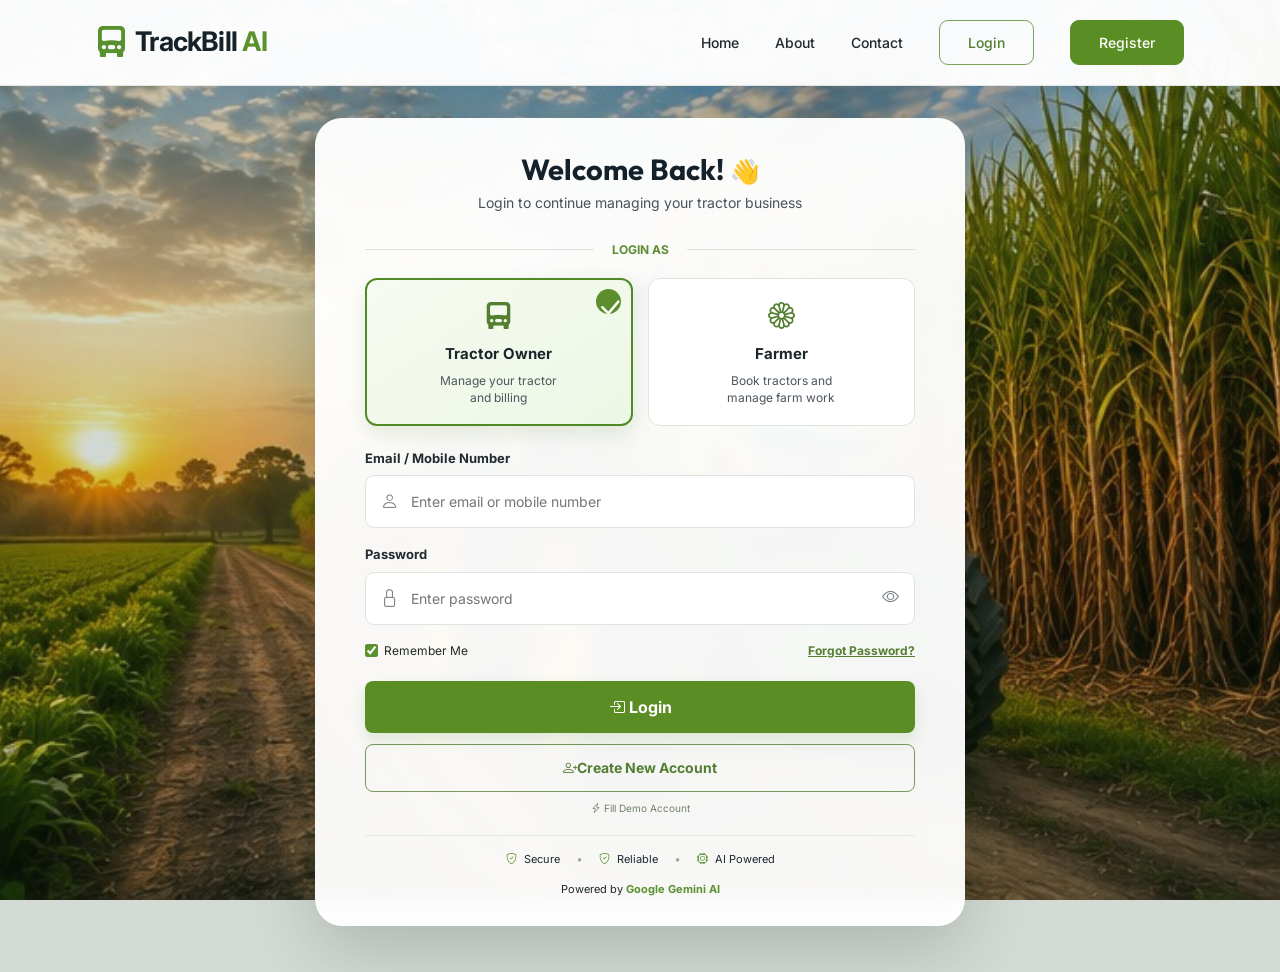
<file: frontend/index.html>
<!DOCTYPE html>
<html lang="en">
<head>
    <meta charset="UTF-8">
    <meta http-equiv="refresh" content="0; url=tractorlogin.html">
    <title>TrackBill AI</title>
    <script>
        if (localStorage.getItem('trackbill_token')) {
            window.location.href = 'tractorhome.html';
        } else {
            window.location.href = 'tractorlogin.html';
        }
    </script>
</head>
<body>
    <p>Redirecting to TrackBill AI...</p>
</body>
</html>
</file>
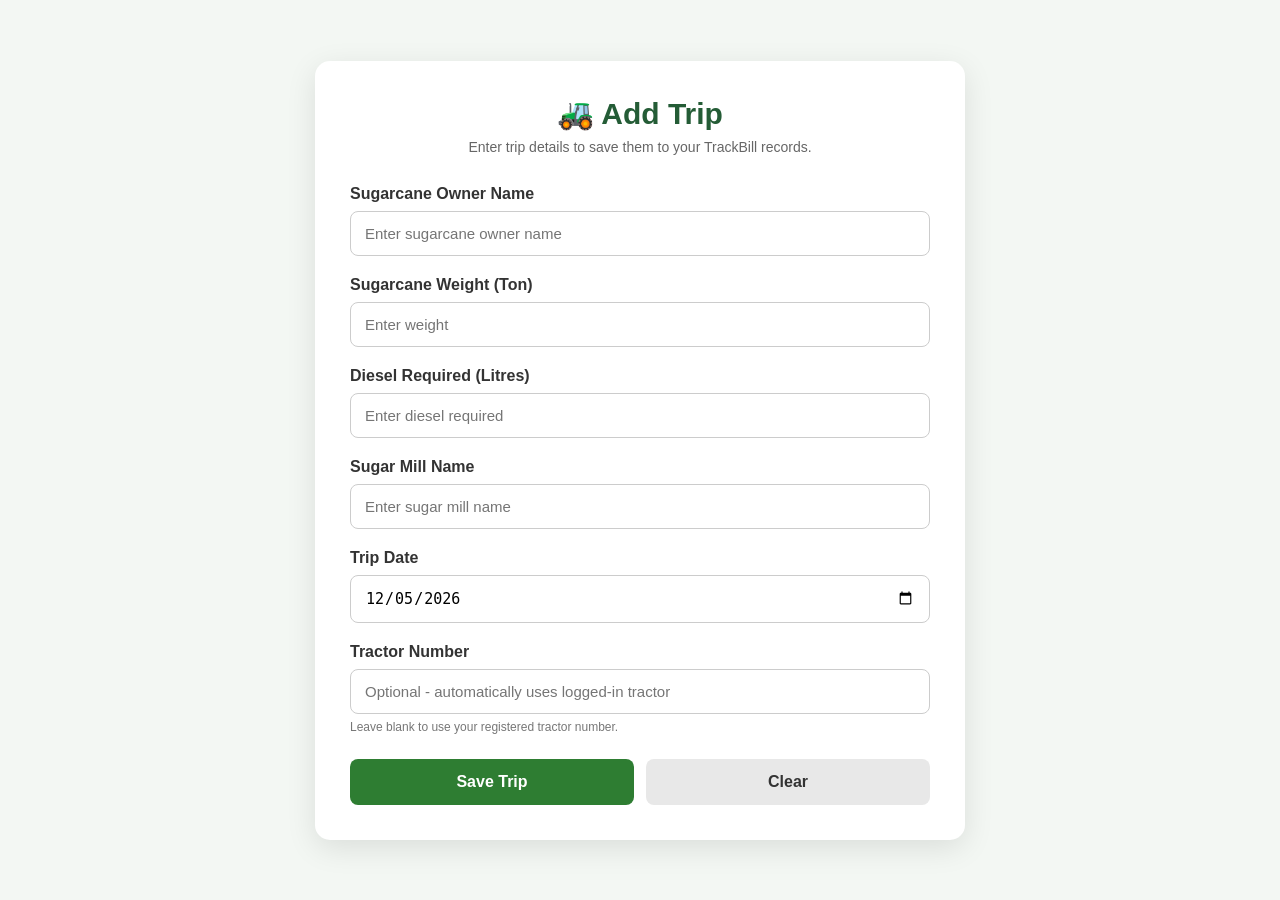
<file: frontend/addtrip.html>
<!DOCTYPE html>
<html lang="en">
<head>
    <meta charset="UTF-8">
    <meta name="viewport" content="width=device-width, initial-scale=1.0">

    <title>TrackBill AI - Add Trip</title>

    <link rel="stylesheet" href="css/addtrip.css">
</head>

<body>

<div class="container">

    <div class="form-card">

        <div class="header">
            <h1>🚜 Add Trip</h1>
            <p>Enter trip details to save them to your TrackBill records.</p>
        </div>

        <form id="tripForm">

            <!-- Sugarcane Owner -->
            <div class="form-group">
                <label for="sugarcaneOwnerName">
                    Sugarcane Owner Name
                </label>

                <input
                    type="text"
                    id="sugarcaneOwnerName"
                    name="sugarcaneOwnerName"
                    placeholder="Enter sugarcane owner name"
                    required
                    minlength="2"
                    maxlength="150"
                >
            </div>


            <!-- Weight -->
            <div class="form-group">
                <label for="weight">
                    Sugarcane Weight (Ton)
                </label>

                <input
                    type="number"
                    id="weight"
                    name="weight"
                    placeholder="Enter weight"
                    min="0.01"
                    step="0.01"
                    required
                >
            </div>


            <!-- Diesel -->
            <div class="form-group">
                <label for="dieselRequired">
                    Diesel Required (Litres)
                </label>

                <input
                    type="number"
                    id="dieselRequired"
                    name="dieselRequired"
                    placeholder="Enter diesel required"
                    min="0"
                    step="0.01"
                    required
                >
            </div>


            <!-- Mill -->
            <div class="form-group">
                <label for="millName">
                    Sugar Mill Name
                </label>

                <input
                    type="text"
                    id="millName"
                    name="millName"
                    placeholder="Enter sugar mill name"
                    required
                >
            </div>


            <!-- Date -->
            <div class="form-group">
                <label for="tripDate">
                    Trip Date
                </label>

                <input
                    type="date"
                    id="tripDate"
                    name="tripDate"
                    required
                >
            </div>


            <!-- Tractor Number -->
            <div class="form-group">
                <label for="tractorNumber">
                    Tractor Number
                </label>

                <input
                    type="text"
                    id="tractorNumber"
                    name="tractorNumber"
                    placeholder="Optional - automatically uses logged-in tractor"
                >

                <small>
                    Leave blank to use your registered tractor number.
                </small>
            </div>


            <!-- Buttons -->
            <div class="buttons">

                <button type="submit" id="saveBtn">
                    Save Trip
                </button>

                <button type="reset" class="reset-btn">
                    Clear
                </button>

            </div>

        </form>

        <div id="message"></div>

    </div>

</div>

<script src="js/addtrip.js"></script>

</body>
</html>
</file>
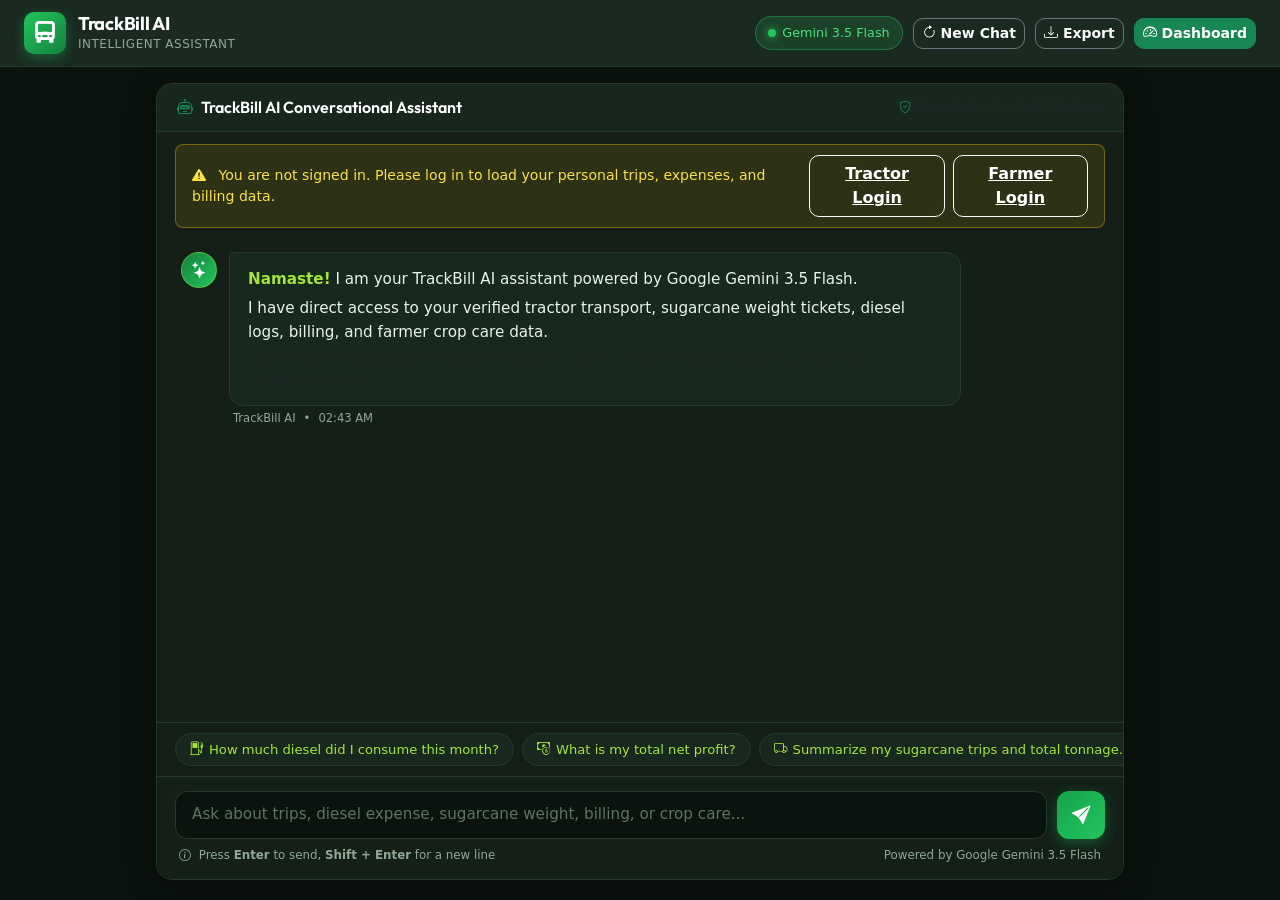
<file: frontend/ai-assistant.html>
<!DOCTYPE html>
<html lang="en">
<head>
    <meta charset="UTF-8">
    <meta name="viewport" content="width=device-width, initial-scale=1.0">
    <title>TrackBill AI - Intelligent Assistant</title>
    <!-- Bootstrap 5 CSS -->
    <link href="https://cdn.jsdelivr.net/npm/bootstrap@5.3.3/dist/css/bootstrap.min.css" rel="stylesheet">
    <!-- Bootstrap Icons -->
    <link href="https://cdn.jsdelivr.net/npm/bootstrap-icons@1.11.3/font/bootstrap-icons.min.css" rel="stylesheet">
    <!-- Custom CSS -->
    <link rel="stylesheet" href="css/style.css">
    <style>
        :root {
            --chat-bg: #0b130e;
            --chat-card-bg: #131f17;
            --chat-header-bg: #1a2a20;
            --chat-bubble-ai: #17281d;
            --chat-bubble-user: #22c55e;
            --chat-border: #233c2a;
            --chat-text: #e6f4ea;
            --chat-text-muted: #8fa896;
            --chat-accent: #a3e635;
        }

        body {
            background-color: var(--chat-bg);
            color: var(--chat-text);
            font-family: system-ui, -apple-system, "Segoe UI", Roboto, sans-serif;
            min-height: 100vh;
            display: flex;
            flex-direction: column;
            margin: 0;
        }

        /* Top Bar */
        .assistant-topbar {
            background: var(--chat-header-bg);
            border-bottom: 1px solid var(--chat-border);
            padding: 12px 24px;
            display: flex;
            align-items: center;
            justify-content: space-between;
            position: sticky;
            top: 0;
            z-index: 100;
        }

        .brand-section {
            display: flex;
            align-items: center;
            gap: 12px;
            text-decoration: none;
            color: inherit;
        }

        .brand-badge {
            width: 42px;
            height: 42px;
            border-radius: 10px;
            background: linear-gradient(135deg, #22c55e, #15803d);
            display: flex;
            align-items: center;
            justify-content: center;
            color: #fff;
            font-size: 22px;
            box-shadow: 0 4px 12px rgba(34, 197, 94, 0.35);
        }

        .brand-title {
            font-size: 1.15rem;
            font-weight: 700;
            margin: 0;
            letter-spacing: -0.3px;
            color: #fff;
        }

        .brand-subtitle {
            font-size: 0.75rem;
            color: var(--chat-text-muted);
            letter-spacing: 0.5px;
            text-transform: uppercase;
        }

        .topbar-actions {
            display: flex;
            align-items: center;
            gap: 10px;
        }

        .badge-status-active {
            background: rgba(34, 197, 94, 0.15);
            border: 1px solid rgba(34, 197, 94, 0.4);
            color: #4ade80;
            padding: 6px 12px;
            border-radius: 20px;
            font-size: 0.8rem;
            display: inline-flex;
            align-items: center;
            gap: 6px;
        }

        .pulse-dot {
            width: 8px;
            height: 8px;
            border-radius: 50%;
            background-color: #22c55e;
            box-shadow: 0 0 8px #22c55e;
            display: inline-block;
            animation: pulse 2s infinite;
        }

        @keyframes pulse {
            0% { transform: scale(0.95); box-shadow: 0 0 0 0 rgba(34, 197, 94, 0.7); }
            70% { transform: scale(1); box-shadow: 0 0 0 8px rgba(34, 197, 94, 0); }
            100% { transform: scale(0.95); box-shadow: 0 0 0 0 rgba(34, 197, 94, 0); }
        }

        /* Main Container */
        .chat-main-container {
            flex: 1;
            display: flex;
            flex-direction: column;
            max-width: 1000px;
            width: 100%;
            margin: 0 auto;
            padding: 16px 16px 20px 16px;
            height: calc(100vh - 67px);
        }

        .chat-card {
            background: var(--chat-card-bg);
            border: 1px solid var(--chat-border);
            border-radius: 16px;
            display: flex;
            flex-direction: column;
            flex: 1;
            overflow: hidden;
            box-shadow: 0 8px 32px rgba(0,0,0,0.4);
        }

        .chat-card-header {
            padding: 14px 20px;
            background: rgba(26, 42, 32, 0.8);
            border-bottom: 1px solid var(--chat-border);
            display: flex;
            align-items: center;
            justify-content: space-between;
        }

        .chat-card-header h5 {
            margin: 0;
            font-size: 1rem;
            font-weight: 600;
            color: #fff;
            display: flex;
            align-items: center;
            gap: 8px;
        }

        /* Message Stream */
        .chat-messages-container {
            flex: 1;
            overflow-y: auto;
            padding: 24px;
            display: flex;
            flex-direction: column;
            gap: 18px;
            scroll-behavior: smooth;
        }

        .chat-messages-container::-webkit-scrollbar {
            width: 6px;
        }

        .chat-messages-container::-webkit-scrollbar-thumb {
            background: #233c2a;
            border-radius: 4px;
        }

        .message-row {
            display: flex;
            gap: 12px;
            max-width: 85%;
            animation: fadeIn 0.25s ease-out;
        }

        @keyframes fadeIn {
            from { opacity: 0; transform: translateY(6px); }
            to { opacity: 1; transform: translateY(0); }
        }

        .message-row.user-row {
            align-self: flex-end;
            flex-direction: row-reverse;
        }

        .message-row.ai-row {
            align-self: flex-start;
        }

        .message-avatar {
            width: 36px;
            height: 36px;
            border-radius: 50%;
            display: flex;
            align-items: center;
            justify-content: center;
            font-size: 17px;
            flex-shrink: 0;
        }

        .avatar-ai {
            background: linear-gradient(135deg, #15803d, #22c55e);
            color: #fff;
            border: 1px solid rgba(163, 230, 53, 0.4);
        }

        .avatar-user {
            background: #3b82f6;
            color: #fff;
        }

        .message-content-wrapper {
            display: flex;
            flex-direction: column;
            gap: 4px;
        }

        .message-bubble {
            padding: 14px 18px;
            border-radius: 14px;
            font-size: 0.95rem;
            line-height: 1.6;
            word-break: break-word;
        }

        .bubble-ai {
            background: var(--chat-bubble-ai);
            color: var(--chat-text);
            border: 1px solid var(--chat-border);
            border-top-left-radius: 4px;
        }

        .bubble-user {
            background: linear-gradient(135deg, #16a34a, #22c55e);
            color: #ffffff;
            border-top-right-radius: 4px;
        }

        .message-meta {
            font-size: 0.72rem;
            color: var(--chat-text-muted);
            display: flex;
            align-items: center;
            gap: 8px;
            padding: 0 4px;
        }

        .user-row .message-meta {
            justify-content: flex-end;
        }

        .btn-copy-msg {
            background: transparent;
            border: none;
            color: var(--chat-text-muted);
            cursor: pointer;
            padding: 0;
            font-size: 0.8rem;
            display: inline-flex;
            align-items: center;
            gap: 4px;
            transition: color 0.15s;
        }

        .btn-copy-msg:hover {
            color: #a3e635;
        }

        /* Markdown formatting in AI bubble */
        .bubble-ai strong {
            color: #a3e635;
            font-weight: 600;
        }

        .bubble-ai ul, .bubble-ai ol {
            margin: 6px 0;
            padding-left: 20px;
        }

        .bubble-ai li {
            margin-bottom: 4px;
        }

        .bubble-ai code {
            background: rgba(0,0,0,0.3);
            color: #fcd34d;
            padding: 2px 6px;
            border-radius: 4px;
            font-size: 0.88em;
        }

        .bubble-ai pre {
            background: #0b130e;
            border: 1px solid var(--chat-border);
            padding: 10px 14px;
            border-radius: 8px;
            overflow-x: auto;
            margin: 8px 0;
        }

        .bubble-ai pre code {
            background: transparent;
            padding: 0;
            color: #86efac;
        }

        /* Typing indicator */
        .typing-bubble {
            display: flex;
            align-items: center;
            gap: 8px;
            background: var(--chat-bubble-ai);
            border: 1px solid var(--chat-border);
            padding: 12px 18px;
            border-radius: 14px;
            border-top-left-radius: 4px;
            color: var(--chat-text-muted);
            font-size: 0.9rem;
        }

        .typing-dots {
            display: flex;
            gap: 4px;
        }

        .typing-dots span {
            width: 6px;
            height: 6px;
            background: #22c55e;
            border-radius: 50%;
            animation: bounce 1.4s infinite ease-in-out both;
        }

        .typing-dots span:nth-child(1) { animation-delay: -0.32s; }
        .typing-dots span:nth-child(2) { animation-delay: -0.16s; }

        @keyframes bounce {
            0%, 80%, 100% { transform: scale(0); }
            40% { transform: scale(1); }
        }

        /* Error bubble & Retry */
        .bubble-error {
            background: rgba(239, 68, 68, 0.12);
            border: 1px solid rgba(239, 68, 68, 0.4);
            color: #fca5a5;
        }

        .btn-retry-msg {
            background: rgba(239, 68, 68, 0.2);
            border: 1px solid rgba(239, 68, 68, 0.5);
            color: #fee2e2;
            padding: 4px 10px;
            border-radius: 6px;
            font-size: 0.8rem;
            cursor: pointer;
            margin-top: 8px;
            display: inline-flex;
            align-items: center;
            gap: 6px;
        }

        .btn-retry-msg:hover {
            background: rgba(239, 68, 68, 0.35);
        }

        /* Suggestion Chips */
        .chat-suggestions-bar {
            padding: 10px 18px;
            background: rgba(19, 31, 23, 0.95);
            border-top: 1px solid var(--chat-border);
            display: flex;
            gap: 8px;
            overflow-x: auto;
            white-space: nowrap;
        }

        .chat-suggestions-bar::-webkit-scrollbar {
            height: 4px;
        }

        .chat-suggestions-bar::-webkit-scrollbar-thumb {
            background: #233c2a;
            border-radius: 2px;
        }

        .suggestion-pill {
            background: rgba(26, 42, 32, 0.9);
            border: 1px solid var(--chat-border);
            color: #a3e635;
            padding: 6px 14px;
            border-radius: 20px;
            font-size: 0.82rem;
            cursor: pointer;
            transition: all 0.2s ease;
            user-select: none;
            display: inline-flex;
            align-items: center;
            gap: 6px;
        }

        .suggestion-pill:hover {
            background: rgba(34, 197, 94, 0.2);
            border-color: #22c55e;
            color: #fff;
            transform: translateY(-1px);
        }

        /* Chat Input */
        .chat-input-wrapper {
            padding: 14px 18px;
            background: var(--chat-card-bg);
            border-top: 1px solid var(--chat-border);
            display: flex;
            flex-direction: column;
            gap: 8px;
        }

        .input-row {
            display: flex;
            gap: 10px;
            align-items: flex-end;
        }

        .chat-textarea {
            flex: 1;
            background: #0b130e;
            border: 1px solid var(--chat-border);
            border-radius: 12px;
            color: #fff;
            padding: 12px 16px;
            font-size: 0.95rem;
            resize: none;
            max-height: 120px;
            min-height: 48px;
            line-height: 1.4;
            transition: border-color 0.2s;
        }

        .chat-textarea:focus {
            outline: none;
            border-color: #22c55e;
            box-shadow: 0 0 0 2px rgba(34, 197, 94, 0.25);
            background: #0e1711;
        }

        .chat-textarea::placeholder {
            color: #5c7463;
        }

        .btn-send-message {
            background: linear-gradient(135deg, #16a34a, #22c55e);
            border: none;
            color: #ffffff;
            width: 48px;
            height: 48px;
            border-radius: 12px;
            display: flex;
            align-items: center;
            justify-content: center;
            font-size: 1.15rem;
            cursor: pointer;
            transition: all 0.2s ease;
            flex-shrink: 0;
            box-shadow: 0 4px 14px rgba(34, 197, 94, 0.35);
        }

        .btn-send-message:hover:not(:disabled) {
            transform: translateY(-2px);
            box-shadow: 0 6px 18px rgba(34, 197, 94, 0.5);
            background: linear-gradient(135deg, #22c55e, #15803d);
        }

        .btn-send-message:disabled {
            background: #1f3325;
            color: #5c7463;
            cursor: not-allowed;
            box-shadow: none;
        }

        .input-footnote {
            font-size: 0.74rem;
            color: var(--chat-text-muted);
            display: flex;
            justify-content: space-between;
            align-items: center;
            padding: 0 4px;
        }

        /* Unauthenticated Alert Banner */
        .auth-banner {
            background: rgba(234, 179, 8, 0.12);
            border: 1px solid rgba(234, 179, 8, 0.4);
            color: #fde047;
            padding: 10px 16px;
            border-radius: 8px;
            font-size: 0.88rem;
            margin: 12px 18px 0 18px;
            display: none;
            align-items: center;
            justify-content: space-between;
        }

        .auth-banner a {
            color: #fff;
            text-decoration: underline;
            font-weight: 600;
        }

        @media (max-width: 768px) {
            .chat-main-container {
                padding: 8px;
                height: calc(100vh - 61px);
            }
            .chat-card {
                border-radius: 10px;
            }
            .message-row {
                max-width: 95%;
            }
            .topbar-actions .btn-text {
                display: none;
            }
        }
    </style>
</head>
<body>

    <!-- ==================== TOP NAVIGATION BAR ==================== -->
    <header class="assistant-topbar">
        <a href="index.html" class="brand-section">
            <div class="brand-badge">
                <i class="bi bi-truck-front-fill"></i>
            </div>
            <div>
                <h1 class="brand-title">TrackBill AI</h1>
                <div class="brand-subtitle" id="user-role-label">Intelligent Assistant</div>
            </div>
        </a>

        <div class="topbar-actions">
            <!-- Active Model Status Indicator -->
            <div class="badge-status-active" title="Google Gemini generative model active">
                <span class="pulse-dot"></span>
                <span>Gemini 3.5 Flash</span>
            </div>

            <!-- New Chat / Clear Chat -->
            <button class="btn btn-sm btn-outline-secondary text-light border-secondary" id="btn-clear-chat" title="Clear chat history">
                <i class="bi bi-arrow-clockwise"></i> <span class="btn-text">New Chat</span>
            </button>

            <!-- Export Chat -->
            <button class="btn btn-sm btn-outline-secondary text-light border-secondary" id="btn-export-chat" title="Export conversation as text file">
                <i class="bi bi-download"></i> <span class="btn-text">Export</span>
            </button>

            <!-- Dashboard Link -->
            <a href="tractorhome.html" class="btn btn-sm btn-success" id="btn-dashboard-link">
                <i class="bi bi-speedometer2"></i> <span class="btn-text">Dashboard</span>
            </a>
        </div>
    </header>

    <!-- ==================== MAIN CHAT CONTAINER ==================== -->
    <main class="chat-main-container">
        <div class="chat-card">

            <!-- Card Header -->
            <div class="chat-card-header">
                <h5>
                    <i class="bi bi-robot text-success"></i>
                    <span id="chat-header-title">TrackBill AI Conversational Assistant</span>
                </h5>
                <span class="text-muted small" id="connection-status-badge">
                    <i class="bi bi-shield-check text-success"></i> Grounded in Verified Database
                </span>
            </div>

            <!-- Unauthenticated Notice (Shown only if not logged in) -->
            <div class="auth-banner" id="auth-warning-banner">
                <div>
                    <i class="bi bi-exclamation-triangle-fill me-2"></i>
                    <span>You are not signed in. Please log in to load your personal trips, expenses, and billing data.</span>
                </div>
                <div class="d-flex gap-2">
                    <a href="tractorlogin.html" class="btn btn-xs btn-outline-light">Tractor Login</a>
                    <a href="farmerhome.html" class="btn btn-xs btn-outline-light">Farmer Login</a>
                </div>
            </div>

            <!-- Messages Stream Area -->
            <div class="chat-messages-container" id="chat-messages">
                <!-- Welcome Greeting Bubble -->
                <div class="message-row ai-row">
                    <div class="message-avatar avatar-ai">
                        <i class="bi bi-stars"></i>
                    </div>
                    <div class="message-content-wrapper">
                        <div class="message-bubble bubble-ai">
                            <p class="mb-1"><strong>Namaste!</strong> I am your TrackBill AI assistant powered by Google Gemini 3.5 Flash.</p>
                            <p class="mb-1">I have direct access to your verified tractor transport, sugarcane weight tickets, diesel logs, billing, and farmer crop care data.</p>
                            <p class="mb-0 text-muted small">You can ask me questions in English or Marathi, query current-month profitability, or tap any suggestion below.</p>
                        </div>
                        <div class="message-meta">
                            <span>TrackBill AI</span> • <span class="timestamp" id="initial-timestamp">Just now</span>
                        </div>
                    </div>
                </div>
            </div>

            <!-- Suggestion Chips Bar -->
            <div class="chat-suggestions-bar" id="suggestion-chips-bar">
                <!-- Injected dynamically based on role -->
            </div>

            <!-- Chat Input Area -->
            <div class="chat-input-wrapper">
                <div class="input-row">
                    <textarea 
                        class="chat-textarea" 
                        id="chat-input" 
                        rows="1" 
                        placeholder="Ask about trips, diesel expense, sugarcane weight, billing, or crop care..."
                    ></textarea>
                    <button class="btn-send-message" id="btn-send" title="Send message (Enter)">
                        <i class="bi bi-send-fill"></i>
                    </button>
                </div>
                <div class="input-footnote">
                    <span><i class="bi bi-info-circle me-1"></i> Press <strong>Enter</strong> to send, <strong>Shift + Enter</strong> for a new line</span>
                    <span>Powered by Google Gemini 3.5 Flash</span>
                </div>
            </div>

        </div>
    </main>

    <!-- Bootstrap 5 JS Bundle -->
    <script src="https://cdn.jsdelivr.net/npm/bootstrap@5.3.3/dist/js/bootstrap.bundle.min.js"></script>
    <!-- API Client Utilities -->
    <script src="js/api.js"></script>

    <script>
        (function() {
            // State
            const state = {
                role: 'TRACTOR_OWNER', // or 'FARMER'
                conversationHistory: [], // [{ role: 'user'|'model', text: '...' }]
                isGenerating: false,
                lastFailedPrompt: null
            };

            // DOM Elements
            const chatMessages = document.getElementById('chat-messages');
            const chatInput = document.getElementById('chat-input');
            const btnSend = document.getElementById('btn-send');
            const btnClear = document.getElementById('btn-clear-chat');
            const btnExport = document.getElementById('btn-export-chat');
            const chipsBar = document.getElementById('suggestion-chips-bar');
            const authWarning = document.getElementById('auth-warning-banner');
            const userRoleLabel = document.getElementById('user-role-label');
            const dashboardLink = document.getElementById('btn-dashboard-link');

            // Format current time
            function formatTime() {
                const now = new Date();
                return now.toLocaleTimeString([], { hour: '2-digit', minute: '2-digit' });
            }

            document.getElementById('initial-timestamp').textContent = formatTime();

            // Detect user authentication & role
            function initUserContext() {
                const token = Api.getToken();
                const owner = Api.getOwner();
                const farmer = Api.getFarmer();

                if (!token) {
                    authWarning.style.display = 'flex';
                }

                // If farmer is present in storage, toggle to Farmer context
                if (farmer && farmer.id && (!owner || !owner.id)) {
                    state.role = 'FARMER';
                    userRoleLabel.textContent = `Farmer Portal (${farmer.fullName || farmer.village || 'Active'})`;
                    dashboardLink.href = 'farmerhome.html';
                    dashboardLink.innerHTML = '<i class="bi bi-speedometer2"></i> <span class="btn-text">Farmer Home</span>';
                } else if (owner && owner.id) {
                    state.role = 'TRACTOR_OWNER';
                    userRoleLabel.textContent = `Tractor Portal (${owner.name || owner.tractorNumber || 'Owner'})`;
                    dashboardLink.href = 'tractorhome.html';
                }

                renderSuggestionChips();
                loadSavedChat();
            }

            // Render role-specific suggestions
            function renderSuggestionChips() {
                chipsBar.innerHTML = '';
                const ownerSuggestions = [
                    { icon: 'bi-fuel-pump', text: 'How much diesel did I consume this month?' },
                    { icon: 'bi-cash-coin', text: 'What is my total net profit?' },
                    { icon: 'bi-truck', text: 'Summarize my sugarcane trips and total tonnage.' },
                    { icon: 'bi-buildings', text: 'Which sugar mill received the most sugarcane?' },
                    { icon: 'bi-bar-chart', text: 'Analyze my operating expenses vs billed revenue.' }
                ];

                const farmerSuggestions = [
                    { icon: 'bi-flower1', text: 'What is the recommended fertilizer schedule for my standing crops?' },
                    { icon: 'bi-droplet-half', text: 'Best sugarcane irrigation practices during dry spells' },
                    { icon: 'bi-bug', text: 'How do I prevent stem borer and red rot in sugarcane?' },
                    { icon: 'bi-cloud-sun', text: 'Give me weather-based farming recommendations' }
                ];

                const list = (state.role === 'FARMER') ? farmerSuggestions : ownerSuggestions;

                list.forEach(item => {
                    const pill = document.createElement('div');
                    pill.className = 'suggestion-pill';
                    pill.innerHTML = `<i class="bi ${item.icon}"></i> <span>${item.text}</span>`;
                    pill.onclick = () => {
                        if (state.isGenerating) return;
                        chatInput.value = item.text;
                        handleSend();
                    };
                    chipsBar.appendChild(pill);
                });
            }

            // Simple Markdown parser for bold, italic, bullet points, and code blocks
            function formatMarkdown(text) {
                if (!text) return '';
                let safe = text
                    .replace(/&/g, '&amp;')
                    .replace(/</g, '&lt;')
                    .replace(/>/g, '&gt;');

                // Code blocks ```code```
                safe = safe.replace(/```([\s\S]*?)```/g, '<pre><code>$1</code></pre>');

                // Inline code `code`
                safe = safe.replace(/`([^`]+)`/g, '<code>$1</code>');

                // Bold **text**
                safe = safe.replace(/\*\*(.*?)\*\*/g, '<strong>$1</strong>');

                // Italic *text*
                safe = safe.replace(/\*(.*?)\*/g, '<em>$1</em>');

                // Bullet points: lines starting with • or - or *
                const lines = safe.split('\n');
                let inList = false;
                let html = '';

                lines.forEach(line => {
                    const trimmed = line.trim();
                    if (trimmed.startsWith('• ') || trimmed.startsWith('- ') || trimmed.startsWith('* ')) {
                        if (!inList) {
                            html += '<ul>';
                            inList = true;
                        }
                        html += `<li>${trimmed.substring(2)}</li>`;
                    } else if (/^\d+\.\s/.test(trimmed)) {
                        // Numbered list
                        if (!inList) {
                            html += '<ol>';
                            inList = true;
                        }
                        html += `<li>${trimmed.replace(/^\d+\.\s/, '')}</li>`;
                    } else {
                        if (inList) {
                            html += (html.endsWith('</li>') ? '</ul>' : '</ol>');
                            inList = false;
                        }
                        if (trimmed.length > 0) {
                            html += `<p class="mb-2">${line}</p>`;
                        }
                    }
                });

                if (inList) {
                    html += '</ul>';
                }

                return html || safe;
            }

            // Scroll to bottom
            function scrollToBottom() {
                chatMessages.scrollTop = chatMessages.scrollHeight;
            }

            // Append User Message Bubble
            function appendUserMessage(text) {
                const row = document.createElement('div');
                row.className = 'message-row user-row';

                row.innerHTML = `
                    <div class="message-avatar avatar-user">
                        <i class="bi bi-person-fill"></i>
                    </div>
                    <div class="message-content-wrapper">
                        <div class="message-bubble bubble-user">
                            ${text.replace(/&/g, '&amp;').replace(/</g, '&lt;').replace(/>/g, '&gt;').replace(/\n/g, '<br>')}
                        </div>
                        <div class="message-meta">
                            <span>You</span> • <span>${formatTime()}</span>
                        </div>
                    </div>
                `;

                chatMessages.appendChild(row);
                scrollToBottom();
            }

            // Append Assistant Message Bubble
            function appendAiMessage(rawText) {
                const row = document.createElement('div');
                row.className = 'message-row ai-row';

                const formattedHtml = formatMarkdown(rawText);

                row.innerHTML = `
                    <div class="message-avatar avatar-ai">
                        <i class="bi bi-stars"></i>
                    </div>
                    <div class="message-content-wrapper">
                        <div class="message-bubble bubble-ai">
                            ${formattedHtml}
                        </div>
                        <div class="message-meta">
                            <span>TrackBill AI</span> • <span>${formatTime()}</span>
                            • <button class="btn-copy-msg" title="Copy reply to clipboard"><i class="bi bi-clipboard"></i> Copy</button>
                        </div>
                    </div>
                `;

                // Copy button handler
                const copyBtn = row.querySelector('.btn-copy-msg');
                if (copyBtn) {
                    copyBtn.onclick = () => {
                        navigator.clipboard.writeText(rawText).then(() => {
                            copyBtn.innerHTML = '<i class="bi bi-check2 text-success"></i> Copied!';
                            setTimeout(() => {
                                copyBtn.innerHTML = '<i class="bi bi-clipboard"></i> Copy';
                            }, 2000);
                        }).catch(() => {
                            alert('Copied message to clipboard');
                        });
                    };
                }

                chatMessages.appendChild(row);
                scrollToBottom();
            }

            // Append Error Bubble with Retry
            function appendErrorMessage(errorText, retryPrompt) {
                const row = document.createElement('div');
                row.className = 'message-row ai-row';

                row.innerHTML = `
                    <div class="message-avatar" style="background:#dc2626; color:#fff;">
                        <i class="bi bi-exclamation-triangle-fill"></i>
                    </div>
                    <div class="message-content-wrapper">
                        <div class="message-bubble bubble-error">
                            <p class="mb-1"><strong>Error retrieving response:</strong> ${errorText.replace(/</g, '&lt;')}</p>
                            <p class="small mb-0">Please check your network connection or verify your session.</p>
                            ${retryPrompt ? `<button class="btn-retry-msg" id="btn-retry"><i class="bi bi-arrow-counterclockwise"></i> Retry this question</button>` : ''}
                        </div>
                        <div class="message-meta">
                            <span>System</span> • <span>${formatTime()}</span>
                        </div>
                    </div>
                `;

                const retryBtn = row.querySelector('#btn-retry');
                if (retryBtn && retryPrompt) {
                    retryBtn.onclick = () => {
                        row.remove();
                        sendQuery(retryPrompt);
                    };
                }

                chatMessages.appendChild(row);
                scrollToBottom();
            }

            // Show Typing Indicator
            function showTypingIndicator() {
                const typingRow = document.createElement('div');
                typingRow.className = 'message-row ai-row';
                typingRow.id = 'typing-indicator-row';

                typingRow.innerHTML = `
                    <div class="message-avatar avatar-ai">
                        <i class="bi bi-stars"></i>
                    </div>
                    <div class="message-content-wrapper">
                        <div class="typing-bubble">
                            <div class="typing-dots">
                                <span></span>
                                <span></span>
                                <span></span>
                            </div>
                            <span>Analyzing verified TrackBill metrics with Gemini 3.5 Flash...</span>
                        </div>
                    </div>
                `;

                chatMessages.appendChild(typingRow);
                scrollToBottom();
            }

            // Hide Typing Indicator
            function hideTypingIndicator() {
                const typingRow = document.getElementById('typing-indicator-row');
                if (typingRow) {
                    typingRow.remove();
                }
            }

            // Auto-resize textarea
            chatInput.addEventListener('input', () => {
                chatInput.style.height = 'auto';
                chatInput.style.height = Math.min(chatInput.scrollHeight, 120) + 'px';
            });

            // Handle keyboard shortcuts (Enter vs Shift+Enter)
            chatInput.addEventListener('keydown', (e) => {
                if (e.key === 'Enter' && !e.shiftKey) {
                    e.preventDefault();
                    handleSend();
                }
            });

            btnSend.addEventListener('click', handleSend);

            function handleSend() {
                const text = chatInput.value.trim();
                if (!text || state.isGenerating) return;

                chatInput.value = '';
                chatInput.style.height = '48px';
                sendQuery(text);
            }

            // Execute Query to Backend
            async function sendQuery(promptText) {
                state.isGenerating = true;
                btnSend.disabled = true;
                state.lastFailedPrompt = null;

                appendUserMessage(promptText);
                showTypingIndicator();

                // Select appropriate endpoint based on role
                const endpoint = (state.role === 'FARMER') ? '/api/farmer/ai/chat' : '/api/ai/chat';

                try {
                    // Send message with multi-turn history
                    const payload = {
                        message: promptText,
                        history: state.conversationHistory.slice(-10) // Keep last 10 turns
                    };

                    const response = await Api.post(endpoint, payload);
                    hideTypingIndicator();

                    let replyText = '';
                    if (response && response.data && response.data.reply) {
                        replyText = response.data.reply;
                    } else if (response && response.reply) {
                        replyText = response.reply;
                    } else if (typeof response === 'string') {
                        replyText = response;
                    } else {
                        replyText = 'No structured response received from AI service.';
                    }

                    appendAiMessage(replyText);

                    // Update history
                    state.conversationHistory.push({ role: 'user', text: promptText });
                    state.conversationHistory.push({ role: 'model', text: replyText });
                    saveChatState();

                } catch (err) {
                    hideTypingIndicator();
                    state.lastFailedPrompt = promptText;
                    appendErrorMessage(err.message || 'Unable to connect to AI server.', promptText);
                } finally {
                    state.isGenerating = false;
                    btnSend.disabled = false;
                    chatInput.focus();
                }
            }

            // Session persistence
            function saveChatState() {
                try {
                    sessionStorage.setItem('trackbill_ai_history', JSON.stringify(state.conversationHistory));
                } catch (_) {}
            }

            function loadSavedChat() {
                try {
                    const saved = sessionStorage.getItem('trackbill_ai_history');
                    if (saved) {
                        const history = JSON.parse(saved);
                        if (Array.isArray(history) && history.length > 0) {
                            state.conversationHistory = history;
                            history.forEach(item => {
                                if (item.role === 'user') {
                                    appendUserMessage(item.text);
                                } else {
                                    appendAiMessage(item.text);
                                }
                            });
                        }
                    }
                } catch (_) {}
            }

            // Clear chat handler
            btnClear.addEventListener('click', () => {
                if (state.conversationHistory.length === 0) return;
                if (!confirm('Start a new chat and clear the current conversation history?')) return;

                state.conversationHistory = [];
                sessionStorage.removeItem('trackbill_ai_history');

                // Reset chat messages to welcome message
                chatMessages.innerHTML = `
                    <div class="message-row ai-row">
                        <div class="message-avatar avatar-ai">
                            <i class="bi bi-stars"></i>
                        </div>
                        <div class="message-content-wrapper">
                            <div class="message-bubble bubble-ai">
                                <p class="mb-1"><strong>Conversation refreshed!</strong> Starting a new session with TrackBill AI & Gemini 3.5 Flash.</p>
                                <p class="mb-0 text-muted small">Ask any question or tap a prompt chip below to begin.</p>
                            </div>
                            <div class="message-meta">
                                <span>TrackBill AI</span> • <span>${formatTime()}</span>
                            </div>
                        </div>
                    </div>
                `;
            });

            // Export chat handler
            btnExport.addEventListener('click', () => {
                if (state.conversationHistory.length === 0) {
                    alert('No conversation to export yet. Ask a question first!');
                    return;
                }

                let transcript = `TrackBill AI Conversation Export\nDate: ${new Date().toLocaleString()}\nRole: ${state.role}\nModel: Google Gemini 3.5 Flash\n----------------------------------------\n\n`;

                state.conversationHistory.forEach((turn, idx) => {
                    const speaker = turn.role === 'user' ? 'YOU' : 'TRACKBILL AI';
                    transcript += `[${speaker}]:\n${turn.text}\n\n`;
                });

                const blob = new Blob([transcript], { type: 'text/plain;charset=utf-8' });
                const url = URL.createObjectURL(blob);
                const a = document.createElement('a');
                a.href = url;
                a.download = `trackbill-ai-chat-${new Date().toISOString().slice(0, 10)}.txt`;
                document.body.appendChild(a);
                a.click();
                document.body.removeChild(a);
                URL.revokeObjectURL(url);
            });

            // Initialize on DOM load
            initUserContext();

        })();
    </script>
</body>
</html>
</file>
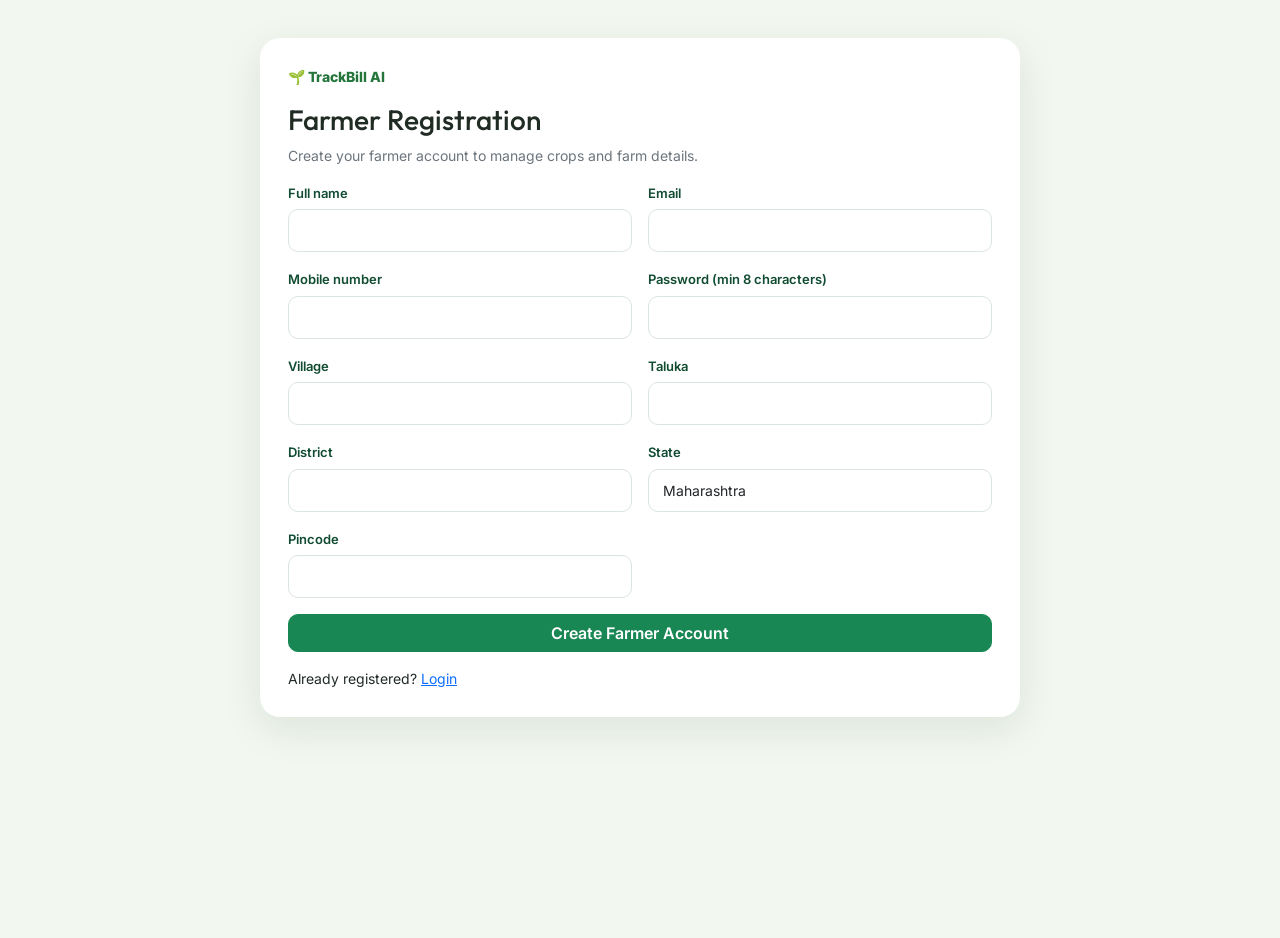
<file: frontend/farmer-register.html>
<!doctype html><html lang="en"><head><meta charset="utf-8"><meta name="viewport" content="width=device-width,initial-scale=1"><title>Farmer Registration | TrackBill AI</title><link href="https://cdn.jsdelivr.net/npm/bootstrap@5.3.3/dist/css/bootstrap.min.css" rel="stylesheet"><link href="https://cdn.jsdelivr.net/npm/bootstrap-icons@1.11.3/font/bootstrap-icons.min.css" rel="stylesheet"><link rel="stylesheet" href="css/style.css"><style>body{background:#f2f7ef}.farmer-register{max-width:760px;margin:38px auto;background:white;border-radius:20px;padding:28px;box-shadow:0 12px 40px #183a1c18}.brand{color:#23753b;font-weight:800}.form-label{font-weight:600}</style></head><body><main class="container"><div class="farmer-register"><a href="index.html" class="brand text-decoration-none">🌱 TrackBill AI</a><h1 class="h3 mt-3">Farmer Registration</h1><p class="text-secondary">Create your farmer account to manage crops and farm details.</p><div id="message" class="alert d-none"></div><form id="farmer-register-form" class="row g-3"><div class="col-md-6"><label class="form-label">Full name</label><input name="name" class="form-control" required maxlength="100"></div><div class="col-md-6"><label class="form-label">Email</label><input name="email" type="email" class="form-control" required maxlength="100"></div><div class="col-md-6"><label class="form-label">Mobile number</label><input name="phone" type="tel" class="form-control" required minlength="10" maxlength="20"></div><div class="col-md-6"><label class="form-label">Password (min 8 characters)</label><input name="password" type="password" class="form-control" required minlength="8" maxlength="72"></div><div class="col-md-6"><label class="form-label">Village</label><input name="village" class="form-control" required></div><div class="col-md-6"><label class="form-label">Taluka</label><input name="taluka" class="form-control" required></div><div class="col-md-6"><label class="form-label">District</label><input name="district" class="form-control" required></div><div class="col-md-6"><label class="form-label">State</label><input name="state" class="form-control" value="Maharashtra" required></div><div class="col-md-6"><label class="form-label">Pincode</label><input name="pincode" class="form-control" pattern="[0-9]{6}" maxlength="6"></div><div class="col-12"><button id="submit-btn" class="btn btn-success w-100" type="submit">Create Farmer Account</button></div></form><p class="mt-3 mb-0">Already registered? <a href="tractorlogin.html">Login</a></p></div></main><script src="js/api.js"></script><script src="js/farmer-register.js"></script></body></html>
</file>
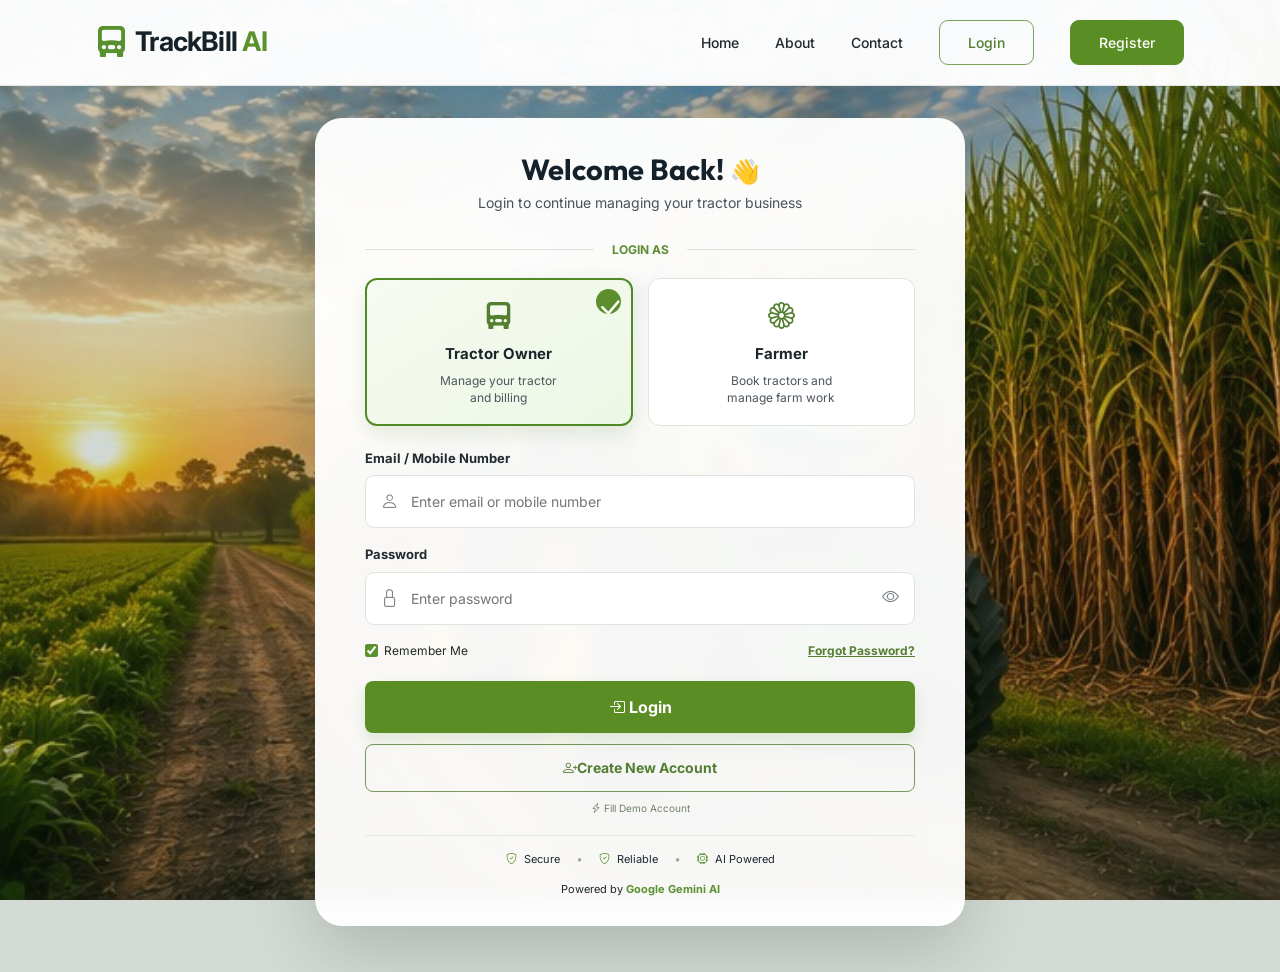
<file: frontend/farmerhome.html>
<!doctype html><html lang="en"><head><meta charset="utf-8"><meta name="viewport" content="width=device-width,initial-scale=1"><title>Farmer Dashboard | TrackBill AI</title><link href="https://cdn.jsdelivr.net/npm/bootstrap@5.3.3/dist/css/bootstrap.min.css" rel="stylesheet"><link href="https://cdn.jsdelivr.net/npm/bootstrap-icons@1.11.3/font/bootstrap-icons.min.css" rel="stylesheet"><style>:root{--green:#1d6a37;--light:#f3f7ef}body{background:var(--light);font-family:system-ui,sans-serif;color:#243428}.layout{display:grid;grid-template-columns:250px 1fr;min-height:100vh}.side{background:#174c2a;color:white;padding:25px 16px}.logo{font-weight:800;font-size:1.2rem;margin:0 10px 28px}.nav-link{color:#dcebdd;border-radius:10px;margin:4px 0;padding:11px}.nav-link.active,.nav-link:hover{background:#ffffff1c;color:white}.main{padding:26px;min-width:0}.hero{border-radius:18px;background:linear-gradient(100deg,#174c2aeb,#307642b8),url('assets/images/farming-dashboard.jpg') center/cover;color:white;padding:26px;min-height:160px}.stat,.panel{background:white;border:1px solid #e3eadf;border-radius:16px;padding:18px;height:100%;box-shadow:0 4px 16px #193b1c08}.stat .number{font-size:1.7rem;font-weight:800;color:#205d34}.muted{color:#718071}.crop-row{padding:12px 0;border-bottom:1px solid #edf1eb}.crop-row:last-child{border:0}.pill{font-size:.78rem;border-radius:30px;padding:5px 9px;background:#e6f4e8;color:#21683a}.form-control,.form-select{border-color:#dce5d9}.section-title{font-weight:750}.side-bottom{margin-top:40px}.mobile-brand{display:none}.portal-panel-hidden{display:none!important}@media(max-width:800px){.layout{grid-template-columns:1fr}.side{padding:12px;display:flex;align-items:center;gap:8px;overflow:auto}.logo{margin:0 12px 0 0;white-space:nowrap}.side .nav{display:flex;flex-wrap:nowrap}.nav-link{white-space:nowrap;margin:0;padding:8px}.side-bottom{display:none}.main{padding:15px}.hero{padding:20px}.hide-mobile{display:none}}</style></head><body><div class="layout"><aside class="side"><div class="logo">🌱 TrackBill AI</div><nav class="nav flex-column"><a class="nav-link active" href="#dashboard"><i class="bi bi-grid me-2"></i>Dashboard</a><a class="nav-link" href="#crops"><i class="bi bi-flower1 me-2"></i>My Farm & Crops</a><a class="nav-link" href="#weather"><i class="bi bi-cloud-sun me-2"></i>Weather</a><a class="nav-link" href="#assistant"><i class="bi bi-robot me-2"></i>AI Farming Assistant</a><a class="nav-link" href="#finance"><i class="bi bi-wallet2 me-2"></i>Expenses & Income</a><a class="nav-link" href="#services"><i class="bi bi-truck me-2"></i>Tractor Services</a><a class="nav-link" href="#bills"><i class="bi bi-receipt me-2"></i>Bills</a><a class="nav-link" href="#reports"><i class="bi bi-bar-chart me-2"></i>Reports</a><a class="nav-link" href="#notifications"><i class="bi bi-bell me-2"></i>Notifications</a><a class="nav-link" href="#profile"><i class="bi bi-person me-2"></i>My Profile</a></nav><div class="side-bottom small text-white-50">Maharashtra Farming Portal</div></aside><main class="main" id="dashboard"><div class="d-flex justify-content-between align-items-center mb-4"><div><div class="small muted">FARMER PORTAL</div><h1 class="h3 mb-0">Namaskar, <span id="farmer-name">Farmer</span> 👋</h1></div><button id="logout" class="btn btn-outline-success"><i class="bi bi-box-arrow-right me-1"></i>Logout</button></div><section class="hero mb-4"><span class="badge text-bg-light text-success mb-2">Your farm, one place</span><h2 class="h3">Grow better with TrackBill AI</h2><p class="mb-0">Track your crops and land records. Add your current crop details to get started.</p></section><div class="row g-3 mb-4"><div class="col-6 col-xl-3"><div class="stat"><div class="muted small">Registered Crops</div><div class="number" id="crop-count">0</div><div class="small muted">Your crop records</div></div></div><div class="col-6 col-xl-3"><div class="stat"><div class="muted small">Active Crops</div><div class="number" id="active-crop-count">0</div><div class="small muted">Planned or growing</div></div></div><div class="col-6 col-xl-3"><div class="stat"><div class="muted small">Expenses (this month)</div><div class="number" id="expense-summary-card">—</div><div class="small muted">From saved records</div></div></div><div class="col-6 col-xl-3"><div class="stat"><div class="muted small">Income (this month)</div><div class="number" id="income-summary-card">—</div><div class="small muted">From saved records</div></div></div></div><div class="row g-3"><div class="col-lg-7"><section class="panel" id="crops"><div class="d-flex justify-content-between align-items-center mb-3"><div><h2 class="h5 section-title mb-1">My Farm & Crops</h2><div class="small muted">Saved to your farmer account</div></div><button class="btn btn-success btn-sm" data-bs-toggle="collapse" data-bs-target="#crop-form-wrap"><i class="bi bi-plus-lg me-1"></i>Add Crop</button></div><div class="collapse mb-3" id="crop-form-wrap"><form id="crop-form" class="row g-2"><div class="col-md-6"><label class="form-label small">Crop name</label><input name="cropName" class="form-control" placeholder="e.g. Sugarcane" required></div><div class="col-6 col-md-3"><label class="form-label small">Land area</label><input name="landArea" type="number" min="0.01" step="0.01" class="form-control" required></div><div class="col-6 col-md-3"><label class="form-label small">Unit</label><select name="areaUnit" class="form-select"><option value="acre">Acre</option><option value="hectare">Hectare</option><option value="guntha">Guntha</option></select></div><div class="col-md-6"><label class="form-label small">Sowing date</label><input name="sowingDate" type="date" class="form-control"></div><div class="col-md-6"><label class="form-label small">Expected harvest</label><input name="expectedHarvestDate" type="date" class="form-control"></div><div class="col-12"><label class="form-label small">Status</label><select name="status" class="form-select"><option>GROWING</option><option>PLANNED</option><option>HARVESTED</option></select></div><div class="col-12"><button class="btn btn-success" type="submit">Save Crop</button> <button class="btn btn-light" type="button" data-bs-toggle="collapse" data-bs-target="#crop-form-wrap">Cancel</button></div></form></div><div id="crop-list"><div class="muted small">Loading your crop records…</div></div></section></div><div class="col-lg-5"><section class="panel mb-3" id="weather"><h2 class="h5 section-title"><i class="bi bi-cloud-sun text-success me-2"></i>Local Weather</h2><form id="weather-form" class="d-flex gap-2 mb-3"><input class="form-control" id="weather-location" placeholder="Village or town (optional)"><button class="btn btn-success" type="submit">Check</button></form><div id="weather-result" class="small muted">Weather is provided by Open-Meteo. Enter a location or use your saved village.</div></section><section class="panel mb-3" id="assistant"><div class="d-flex justify-content-between align-items-center mb-2"><h2 class="h5 section-title mb-0"><i class="bi bi-robot text-success me-2"></i>AI Farming Assistant</h2><a href="ai-assistant.html" class="btn btn-outline-success btn-sm"><i class="bi bi-arrows-fullscreen me-1"></i> Fullscreen AI</a></div><div id="chat-history" class="small mb-2" aria-live="polite">Ask a question about your crops, irrigation, soil, or pests. Gemini must be configured by the server administrator.</div><form id="ai-form"><textarea id="ai-question" class="form-control mb-2" rows="2" maxlength="1500" placeholder="Ask a farming question…" required></textarea><button id="ai-send" class="btn btn-success btn-sm" type="submit">Send question</button></form></section><section class="panel" id="services"><h2 class="h5 section-title"><i class="bi bi-truck text-success me-2"></i>Tractor Service Request</h2><form id="service-form" class="row g-2 mb-3"><div class="col-12"><label class="form-label small">Service needed</label><select class="form-select" name="serviceRequired" required><option value="Ploughing">Ploughing</option><option value="Cultivation">Cultivation</option><option value="Sugarcane transport">Sugarcane transport</option><option value="Rotavator">Rotavator</option><option value="Other tractor work">Other tractor work</option></select></div><div class="col-12"><label class="form-label small">Service location</label><input class="form-control" name="location" required maxlength="200" placeholder="Village / farm location"></div><div class="col-12"><label class="form-label small">Preferred date</label><input class="form-control" name="preferredDate" type="date"></div><div class="col-12"><label class="form-label small">Details (optional)</label><textarea class="form-control" name="details" rows="2" maxlength="1000"></textarea></div><div class="col-12"><button class="btn btn-success btn-sm" type="submit">Submit request</button></div></form><div id="service-list" class="small muted">Loading requests…</div></section></div></div><div class="row g-3 mt-1"><div class="col-md-4"><section class="panel" id="finance"><h3 class="h6 section-title">Expenses & Income</h3><form id="transaction-form" class="row g-2 mb-3"><div class="col-6"><label class="form-label small">Type</label><select class="form-select" name="transactionType"><option value="EXPENSE">Expense</option><option value="INCOME">Income</option></select></div><div class="col-6"><label class="form-label small">Category / source</label><input class="form-control" name="category" required maxlength="60" placeholder="Seeds, crop sale…"></div><div class="col-6"><label class="form-label small">Amount (₹)</label><input class="form-control" name="amount" type="number" min="0.01" step="0.01" required></div><div class="col-6"><label class="form-label small">Date</label><input class="form-control" name="transactionDate" type="date" required></div><div class="col-12"><label class="form-label small">Crop / farm (optional)</label><input class="form-control" name="farmOrCrop" maxlength="150"></div><div class="col-12"><label class="form-label small">Description (optional)</label><input class="form-control" name="description" maxlength="200"></div><div class="col-12"><button class="btn btn-success btn-sm" type="submit">Save record</button></div></form><div id="finance-summary" class="small mb-2">Loading summary…</div><div id="transaction-list" class="small muted">Loading records…</div></section></div><div class="col-md-4"><section class="panel" id="bills"><h3 class="h6 section-title">Bills</h3><p class="small muted">Bills appear here after the tractor owner securely links an existing bill to your registered email. Payment status is not tracked in the original billing schema.</p><div id="farmer-bills-list" class="small muted">Loading bills…</div></section></div><div class="col-md-4"><section class="panel" id="reports"><h3 class="h6 section-title">Income & Expense Reports</h3><div id="report-summary" class="small muted">Loading reports…</div><button id="print-report" class="btn btn-outline-success btn-sm mt-2">Print report</button></section></div><div class="col-md-4"><section class="panel" id="notifications"><h3 class="h6 section-title">Notifications <button id="read-all-notifications" class="btn btn-sm btn-outline-success float-end">Mark all read</button></h3><div id="notification-list" class="small muted">Loading notifications…</div></section></div></div><section class="panel mt-3" id="profile"><h3 class="h6 section-title">My Profile</h3><div id="profile-details" class="small muted">Loading profile…</div></section><div id="notice" class="alert d-none mt-3"></div></main></div><script src="https://cdn.jsdelivr.net/npm/bootstrap@5.3.3/dist/js/bootstrap.bundle.min.js"></script><script src="js/api.js"></script><script src="js/farmerhome.js"></script><script src="js/farmer-modules.js"></script></body></html>
</file>
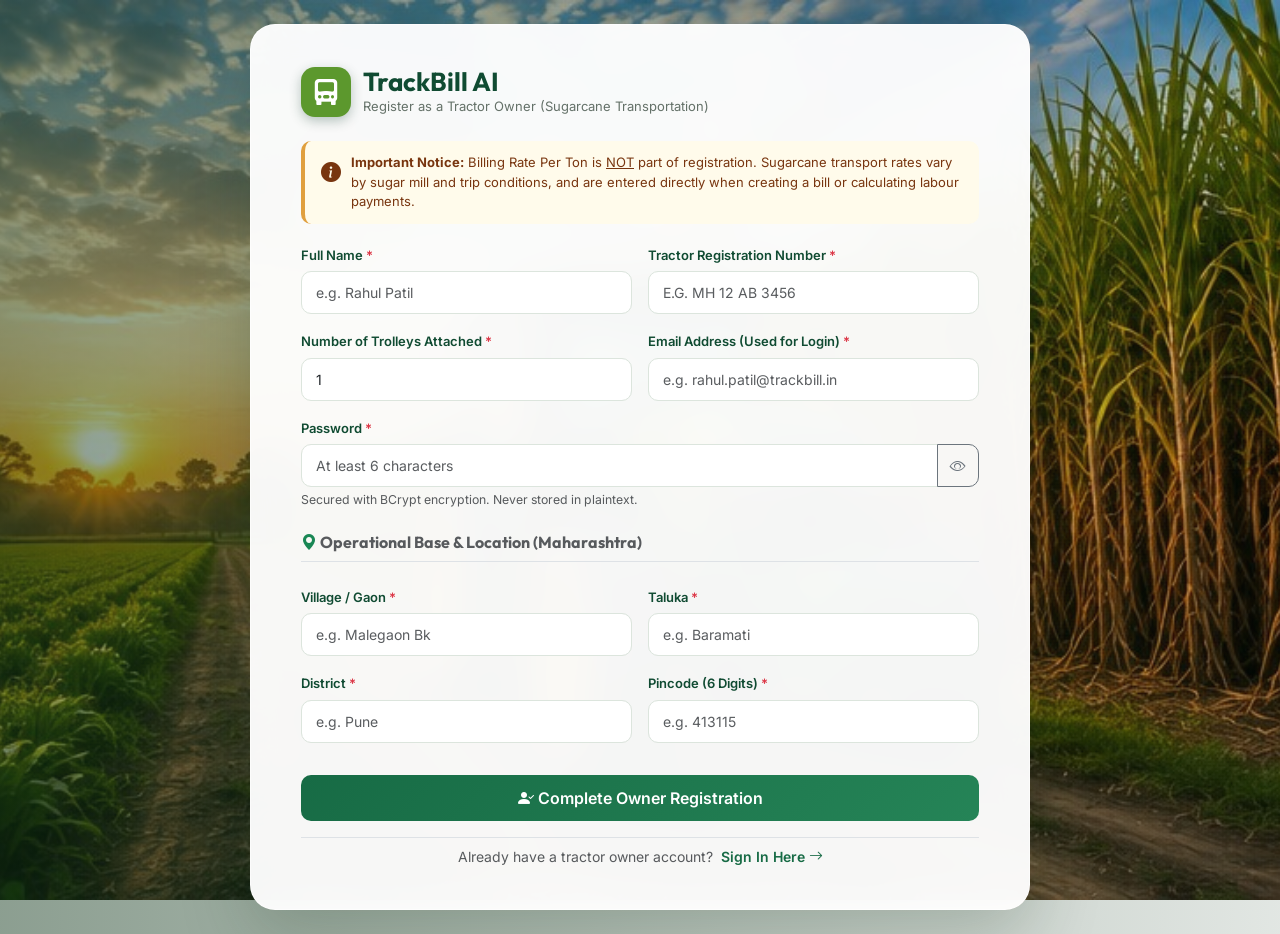
<file: frontend/register.html>
<!DOCTYPE html>
<html lang="en">
<head>
    <meta charset="UTF-8">
    <meta name="viewport" content="width=device-width, initial-scale=1.0">
    <title>TrackBill AI - Tractor Owner Registration</title>
    <!-- Bootstrap 5 CSS -->
    <link href="https://cdn.jsdelivr.net/npm/bootstrap@5.3.3/dist/css/bootstrap.min.css" rel="stylesheet">
    <!-- Bootstrap Icons -->
    <link href="https://cdn.jsdelivr.net/npm/bootstrap-icons@1.11.3/font/bootstrap-icons.min.css" rel="stylesheet">
    <!-- Custom CSS -->
    <link rel="stylesheet" href="css/style.css">
</head>
<body class="auth-page">

    <div class="auth-card register-card">
        <div class="auth-brand">
            <div class="logo-icon">
                <i class="bi bi-truck-front-fill"></i>
            </div>
            <div>
                <h2>TrackBill AI</h2>
                <p>Register as a Tractor Owner (Sugarcane Transportation)</p>
            </div>
        </div>

        <div class="notice-banner">
            <i class="bi bi-info-circle-fill fs-5 mt-1"></i>
            <div>
                <strong>Important Notice:</strong> Billing Rate Per Ton is <u>NOT</u> part of registration.
                Sugarcane transport rates vary by sugar mill and trip conditions, and are entered directly when creating a bill or calculating labour payments.
            </div>
        </div>

        <div id="register-alert" class="alert alert-danger d-none" role="alert"></div>

        <form id="register-form">
            <div class="row g-3">
                <!-- Name -->
                <div class="col-md-6">
                    <label for="name" class="form-label">Full Name <span class="text-danger">*</span></label>
                    <input type="text" class="form-control" id="name" placeholder="e.g. Rahul Patil" required>
                </div>

                <!-- Tractor Number -->
                <div class="col-md-6">
                    <label for="tractorNumber" class="form-label">Tractor Registration Number <span class="text-danger">*</span></label>
                    <input type="text" class="form-control text-uppercase" id="tractorNumber" placeholder="e.g. MH 12 AB 3456" required>
                </div>

                <!-- Trolly Count -->
                <div class="col-md-6">
                    <label for="trollyCount" class="form-label">Number of Trolleys Attached <span class="text-danger">*</span></label>
                    <input type="number" class="form-control" id="trollyCount" value="1" min="0" max="10" required>
                </div>

                <!-- Email -->
                <div class="col-md-6">
                    <label for="email" class="form-label">Email Address (Used for Login) <span class="text-danger">*</span></label>
                    <input type="email" class="form-control" id="email" placeholder="e.g. rahul.patil@trackbill.in" required>
                </div>

                <!-- Password -->
                <div class="col-md-12">
                    <label for="password" class="form-label">Password <span class="text-danger">*</span></label>
                    <div class="input-group">
                        <input type="password" class="form-control" id="password" placeholder="At least 6 characters" minlength="6" required>
                        <button class="btn btn-outline-secondary" type="button" id="toggle-password">
                            <i class="bi bi-eye" id="toggle-icon"></i>
                        </button>
                    </div>
                    <div class="form-text">Secured with BCrypt encryption. Never stored in plaintext.</div>
                </div>

                <!-- Location Details Header -->
                <div class="col-12 mt-4">
                    <h6 class="border-bottom pb-2 text-muted fw-bold">
                        <i class="bi bi-geo-alt-fill text-success"></i> Operational Base & Location (Maharashtra)
                    </h6>
                </div>

                <!-- Village -->
                <div class="col-md-6">
                    <label for="village" class="form-label">Village / Gaon <span class="text-danger">*</span></label>
                    <input type="text" class="form-control" id="village" placeholder="e.g. Malegaon Bk" required>
                </div>

                <!-- Taluka -->
                <div class="col-md-6">
                    <label for="taluka" class="form-label">Taluka <span class="text-danger">*</span></label>
                    <input type="text" class="form-control" id="taluka" placeholder="e.g. Baramati" required>
                </div>

                <!-- District -->
                <div class="col-md-6">
                    <label for="district" class="form-label">District <span class="text-danger">*</span></label>
                    <input type="text" class="form-control" id="district" placeholder="e.g. Pune" required>
                </div>

                <!-- Pincode -->
                <div class="col-md-6">
                    <label for="pincode" class="form-label">Pincode (6 Digits) <span class="text-danger">*</span></label>
                    <input type="text" class="form-control" id="pincode" placeholder="e.g. 413115" pattern="^[1-9][0-9]{5}$" maxlength="6" required>
                </div>
            </div>

            <div class="mt-4 pt-2">
                <button type="submit" class="btn btn-primary w-100" id="btn-register">
                    <span id="btn-text"><i class="bi bi-person-check-fill"></i> Complete Owner Registration</span>
                    <span id="btn-spinner" class="spinner-border spinner-border-sm d-none" role="status"></span>
                </button>
            </div>

            <div class="text-center mt-3 pt-2 border-top">
                <span class="text-muted">Already have a tractor owner account?</span>
                <a href="tractorlogin.html" class="fw-semibold text-decoration-none ms-1" style="color: var(--primary);">
                    Sign In Here <i class="bi bi-arrow-right"></i>
                </a>
            </div>
        </form>
    </div>

    <!-- Scripts -->
    <script src="js/api.js"></script>
    <script src="js/register.js"></script>
</body>
</html>
</file>
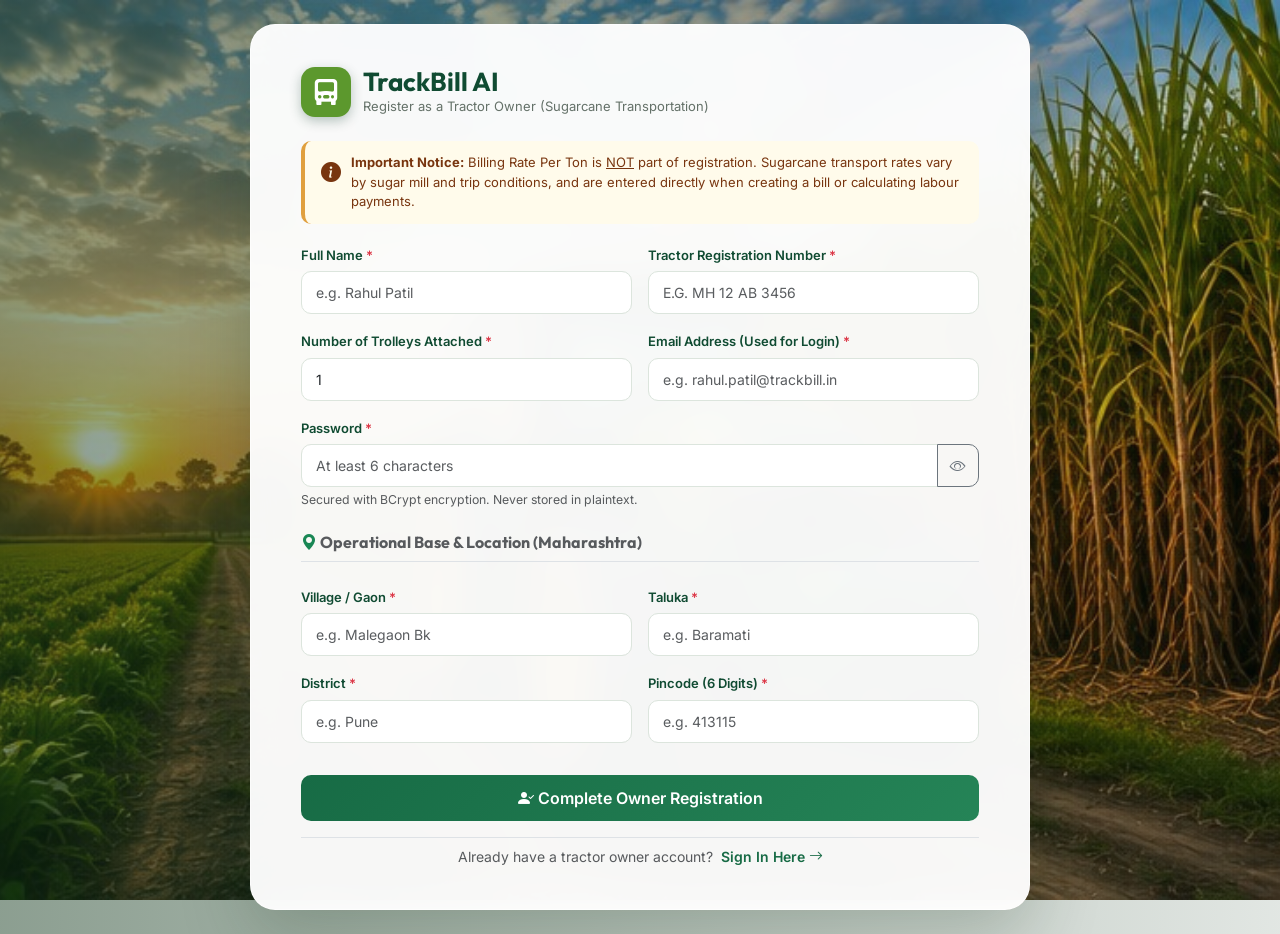
<file: frontend/registration.html>
<!DOCTYPE html>
<html lang="en">
<head>
    <meta charset="UTF-8">
    <meta http-equiv="refresh" content="0; url=register.html">
    <title>TrackBill AI - Registration</title>
    <script>
        window.location.replace('register.html');
    </script>
</head>
<body style="font-family: sans-serif; background: #0b130e; color: #a3e635; display: flex; align-items: center; justify-content: center; height: 100vh; margin: 0;">
    <p>Loading Registration...</p>
</body>
</html>
</file>
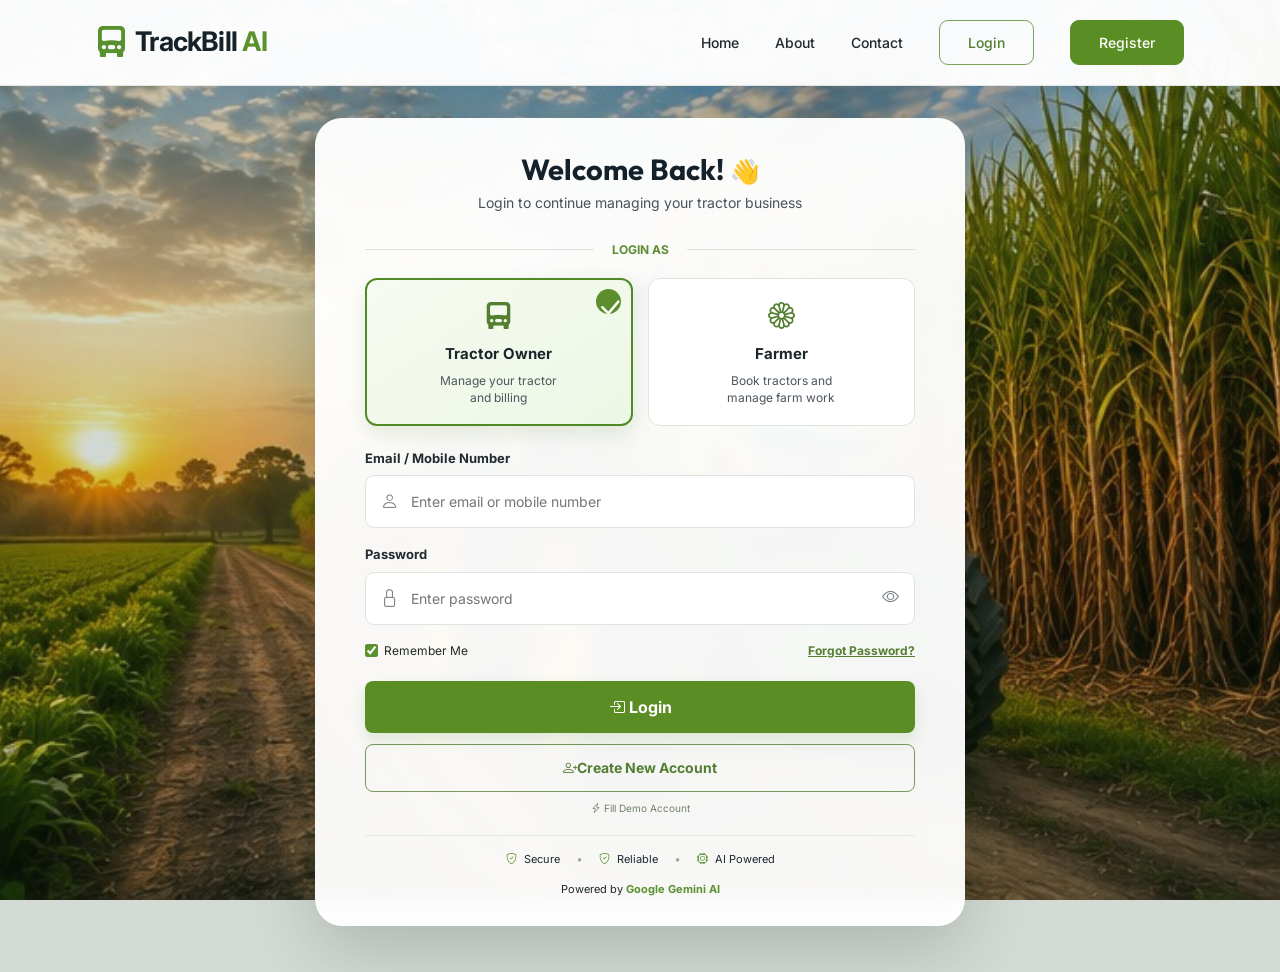
<file: frontend/tractorlogin.html>
<!DOCTYPE html>
<html lang="en">
<head>
    <meta charset="UTF-8">
    <meta name="viewport" content="width=device-width, initial-scale=1.0">
    <title>TrackBill AI - Login</title>
    <link href="https://cdn.jsdelivr.net/npm/bootstrap@5.3.3/dist/css/bootstrap.min.css" rel="stylesheet">
    <link href="https://cdn.jsdelivr.net/npm/bootstrap-icons@1.11.3/font/bootstrap-icons.min.css" rel="stylesheet">
    <link rel="stylesheet" href="css/style.css">
</head>
<body class="auth-page reference-login-page">
    <header class="auth-topbar">
        <a href="index.html" class="auth-logo"><span><i class="bi bi-truck-front-fill"></i></span><b>TrackBill <em>AI</em></b></a>
        <nav><a href="index.html">Home</a><a href="index.html#about">About</a><a href="index.html#contact">Contact</a><a class="auth-nav-login" href="tractorlogin.html">Login</a><a class="auth-nav-register" href="register.html">Register</a></nav>
    </header>

    <main class="reference-login-main">
        <section class="reference-login-card">
            <div class="reference-login-title">
                <h1>Welcome Back! <span>👋</span></h1>
                <p>Login to continue managing your tractor business</p>
            </div>

            <div class="login-divider"><span>LOGIN AS</span></div>
            <div class="role-grid">
                <button class="role-card selected" type="button" data-role="owner" aria-pressed="true"><i class="bi bi-truck-front-fill"></i><strong>Tractor Owner</strong><small>Manage your tractor<br>and billing</small><span class="role-check"><i class="bi bi-check-lg"></i></span></button>
                <button class="role-card" type="button" data-role="farmer" aria-pressed="false"><i class="bi bi-flower1"></i><strong>Farmer</strong><small>Book tractors and<br>manage farm work</small></button>
            </div>

            <div id="login-alert" class="alert alert-danger d-none" role="alert"></div>
            <form id="login-form">
                <div class="reference-field">
                    <label for="email">Email / Mobile Number</label>
                    <div class="reference-input"><i class="bi bi-person"></i><input type="email" id="email" placeholder="Enter email or mobile number" required></div>
                </div>
                <div class="reference-field">
                    <label for="password">Password</label>
                    <div class="reference-input"><i class="bi bi-lock"></i><input type="password" id="password" placeholder="Enter password" required><button type="button" id="toggle-password"><i class="bi bi-eye" id="toggle-icon"></i></button></div>
                </div>
                <div class="reference-login-options"><label><input type="checkbox" checked> <span>Remember Me</span></label><a href="#">Forgot Password?</a></div>
                <button type="submit" class="reference-login-button" id="btn-login"><span id="btn-text"><i class="bi bi-box-arrow-in-right"></i> Login</span><span id="btn-spinner" class="spinner-border spinner-border-sm d-none" role="status"></span></button>
                <a class="reference-register-button" id="register-link" href="register.html"><i class="bi bi-person-plus"></i> Create New Account</a>
                <button type="button" class="demo-link" id="btn-demo-fill"><i class="bi bi-lightning-charge"></i> Fill Demo Account</button>
            </form>

            <div class="reference-trust-row"><span><i class="bi bi-shield-check"></i> Secure</span><b>•</b><span><i class="bi bi-shield-check"></i> Reliable</span><b>•</b><span><i class="bi bi-cpu"></i> AI Powered</span></div>
            <div class="reference-powered">Powered by <strong>Google Gemini AI</strong></div>
        </section>
    </main>
    <script src="js/api.js"></script>
    <script src="js/login.js"></script>
</body>
</html>
</file>
<file: frontend/css/addtrip.css>
* {
    margin: 0;
    padding: 0;
    box-sizing: border-box;
}

body {
    font-family: Arial, sans-serif;
    background: #f3f7f3;
    min-height: 100vh;
    display: flex;
    justify-content: center;
    align-items: center;
    padding: 30px;
}

.container {
    width: 100%;
    max-width: 650px;
}

.form-card {
    background: white;
    padding: 35px;
    border-radius: 15px;
    box-shadow: 0 8px 30px rgba(0, 0, 0, 0.10);
}

.header {
    text-align: center;
    margin-bottom: 30px;
}

.header h1 {
    font-size: 30px;
    margin-bottom: 8px;
    color: #245c36;
}

.header p {
    color: #666;
    font-size: 14px;
}

.form-group {
    margin-bottom: 20px;
}

.form-group label {
    display: block;
    font-weight: 600;
    margin-bottom: 8px;
    color: #333;
}

.form-group input {
    width: 100%;
    padding: 13px 14px;
    border: 1px solid #ccc;
    border-radius: 8px;
    font-size: 15px;
    outline: none;
}

.form-group input:focus {
    border-color: #2e7d32;
    box-shadow: 0 0 0 3px rgba(46, 125, 50, 0.10);
}

.form-group small {
    display: block;
    margin-top: 6px;
    color: #777;
    font-size: 12px;
}

.buttons {
    display: flex;
    gap: 12px;
    margin-top: 25px;
}

.buttons button {
    flex: 1;
    padding: 14px;
    border: none;
    border-radius: 8px;
    font-size: 16px;
    font-weight: 600;
    cursor: pointer;
}

#saveBtn {
    background: #2e7d32;
    color: white;
}

#saveBtn:hover {
    background: #256628;
}

#saveBtn:disabled {
    background: #999;
    cursor: not-allowed;
}

.reset-btn {
    background: #e8e8e8;
    color: #333;
}

.reset-btn:hover {
    background: #d8d8d8;
}

#message {
    margin-top: 20px;
    padding: 12px;
    border-radius: 8px;
    text-align: center;
    display: none;
}

#message.success {
    display: block;
    background: #e8f5e9;
    color: #2e7d32;
}

#message.error {
    display: block;
    background: #ffebee;
    color: #c62828;
}

@media (max-width: 600px) {

    body {
        padding: 15px;
    }

    .form-card {
        padding: 25px 20px;
    }

    .header h1 {
        font-size: 25px;
    }

    .buttons {
        flex-direction: column;
    }
}
</file>
<file: frontend/css/style.css>
/* ==========================================================================
   TrackBill AI - Premium Agricultural Design System
   Natural rural sugarcane & tractor aesthetic for Maharashtra operations
   ========================================================================== */

@import url('https://fonts.googleapis.com/css2?family=Inter:wght@300;400;500;600;700&family=Outfit:wght@400;500;600;700;800&display=swap');

:root {
  --primary: #1b4332;
  --primary-dark: #0f281e;
  --primary-light: #2d6a4f;
  --primary-accent: #40916c;
  --primary-subtle: #e8f5ed;
  
  --amber: #e09f3e;
  --amber-dark: #b57a22;
  --amber-light: #fff6e5;
  
  --soil: #582f0e;
  --soil-light: #a68a64;
  
  --bg-main: #f4f7f5;
  --surface: #ffffff;
  --surface-alt: #f9fbf9;
  --border-color: #e1e9e3;
  --border-light: #edf2ee;
  
  --text-main: #1f2923;
  --text-muted: #5e6d64;
  --text-light: #8e9e94;
  
  --danger: #d90429;
  --danger-light: #ffebee;
  --success: #2d6a4f;
  --success-light: #e8f5ed;
  --warning: #f59e0b;
  --warning-light: #fffbeb;
  --info: #0284c7;
  --info-light: #f0f9ff;
  
  --radius-sm: 8px;
  --radius-md: 12px;
  --radius-lg: 16px;
  --radius-xl: 22px;
  
  --shadow-sm: 0 2px 6px rgba(19, 56, 38, 0.04);
  --shadow-md: 0 6px 18px rgba(19, 56, 38, 0.07);
  --shadow-lg: 0 12px 32px rgba(19, 56, 38, 0.12);
  --shadow-xl: 0 20px 48px rgba(19, 56, 38, 0.16);
  
  --sidebar-width: 270px;
  --transition-fast: all 0.2s ease;
  --transition-normal: all 0.3s cubic-bezier(0.4, 0, 0.2, 1);
}

* {
  margin: 0;
  padding: 0;
  box-sizing: border-box;
}

body {
  font-family: 'Inter', sans-serif;
  color: var(--text-main);
  background-color: var(--bg-main);
  min-height: 100vh;
  line-height: 1.5;
  -webkit-font-smoothing: antialiased;
}

h1, h2, h3, h4, h5, h6, .brand-font {
  font-family: 'Outfit', sans-serif;
  color: var(--primary-dark);
  font-weight: 700;
}

/* --------------------------------------------------------------------------
   Auth Layout (Login & Register)
   -------------------------------------------------------------------------- */
.auth-page {
  min-height: 100vh;
  display: flex;
  align-items: center;
  justify-content: center;
  position: relative;
  background: linear-gradient(135deg, rgba(15, 40, 30, 0.88), rgba(27, 67, 50, 0.82)),
              url('../assets/images/tractor-login.jpg') center/cover no-repeat fixed;
  padding: 24px;
}

.auth-card {
  width: 100%;
  max-width: 500px;
  background: rgba(255, 255, 255, 0.96);
  backdrop-filter: blur(16px);
  border: 1px solid rgba(255, 255, 255, 0.6);
  border-radius: var(--radius-xl);
  box-shadow: var(--shadow-xl);
  padding: 40px;
  position: relative;
  overflow: hidden;
  animation: fadeIn 0.4s ease-out;
}

.auth-card.register-card {
  max-width: 780px;
}

.auth-card::before {
  content: '';
  position: absolute;
  top: 0;
  left: 0;
  right: 0;
  height: 6px;
  background: linear-gradient(90deg, var(--primary), var(--amber), var(--primary-light));
}

.auth-brand {
  display: flex;
  align-items: center;
  gap: 12px;
  margin-bottom: 24px;
}

.auth-brand .logo-icon {
  width: 50px;
  height: 50px;
  background: var(--primary);
  color: #fff;
  border-radius: var(--radius-md);
  display: flex;
  align-items: center;
  justify-content: center;
  font-size: 26px;
  box-shadow: 0 4px 12px rgba(27, 67, 50, 0.3);
}

.auth-brand h2 {
  font-size: 26px;
  margin-bottom: 0;
  line-height: 1.1;
}

.auth-brand p {
  font-size: 13px;
  color: var(--text-muted);
  margin-bottom: 0;
}

.form-label {
  font-size: 13px;
  font-weight: 600;
  color: var(--primary-dark);
  margin-bottom: 6px;
}

.form-control, .form-select {
  border: 1.5px solid var(--border-color);
  border-radius: var(--radius-sm);
  padding: 10px 14px;
  font-size: 14px;
  transition: var(--transition-fast);
  background-color: var(--surface);
}

.form-control:focus, .form-select:focus {
  border-color: var(--primary-light);
  box-shadow: 0 0 0 3px rgba(45, 106, 79, 0.15);
  outline: none;
}

.input-group-text {
  background-color: var(--surface-alt);
  border: 1.5px solid var(--border-color);
  color: var(--text-muted);
  cursor: pointer;
}

.btn-primary {
  background: linear-gradient(135deg, var(--primary), var(--primary-light));
  border: none;
  font-weight: 600;
  padding: 11px 20px;
  border-radius: var(--radius-sm);
  transition: var(--transition-normal);
  color: #fff;
  display: inline-flex;
  align-items: center;
  justify-content: center;
  gap: 8px;
}

.btn-primary:hover, .btn-primary:focus {
  background: linear-gradient(135deg, var(--primary-dark), var(--primary));
  box-shadow: 0 4px 14px rgba(27, 67, 50, 0.35);
  transform: translateY(-1px);
}

.btn-accent {
  background: linear-gradient(135deg, var(--amber), var(--amber-dark));
  border: none;
  color: #fff;
  font-weight: 600;
  border-radius: var(--radius-sm);
}

.btn-accent:hover {
  background: var(--amber-dark);
  color: #fff;
  box-shadow: 0 4px 14px rgba(224, 159, 62, 0.35);
}

.notice-banner {
  background: var(--warning-light);
  border-left: 4px solid var(--amber);
  padding: 12px 16px;
  border-radius: var(--radius-sm);
  font-size: 13px;
  color: #78350f;
  margin-bottom: 20px;
  display: flex;
  gap: 10px;
  align-items: flex-start;
}

/* --------------------------------------------------------------------------
   App Dashboard Layout
   -------------------------------------------------------------------------- */
.dashboard-wrapper {
  display: flex;
  min-height: 100vh;
}

/* Sidebar */
.sidebar {
  width: var(--sidebar-width);
  background-color: var(--surface);
  border-right: 1px solid var(--border-color);
  display: flex;
  flex-direction: column;
  position: fixed;
  top: 0;
  bottom: 0;
  left: 0;
  z-index: 1030;
  transition: var(--transition-normal);
}

.sidebar-header {
  padding: 22px 24px;
  border-bottom: 1px solid var(--border-light);
  display: flex;
  align-items: center;
  gap: 12px;
}

.sidebar-header .logo-badge {
  width: 42px;
  height: 42px;
  background: linear-gradient(135deg, var(--primary), var(--primary-light));
  color: #fff;
  border-radius: var(--radius-md);
  display: flex;
  align-items: center;
  justify-content: center;
  font-size: 22px;
  box-shadow: 0 4px 10px rgba(27, 67, 50, 0.2);
}

.sidebar-header h3 {
  font-size: 20px;
  margin-bottom: 0;
  line-height: 1.1;
  color: var(--primary-dark);
}

.sidebar-header span {
  font-size: 11px;
  color: var(--text-muted);
  font-weight: 500;
  letter-spacing: 0.5px;
}

.owner-pill {
  margin: 16px 18px 8px;
  padding: 12px 14px;
  background: linear-gradient(135deg, var(--primary-subtle), #f1f8f3);
  border: 1px solid rgba(45, 106, 79, 0.15);
  border-radius: var(--radius-md);
  display: flex;
  align-items: center;
  gap: 10px;
}

.owner-pill .avatar {
  width: 38px;
  height: 38px;
  border-radius: 50%;
  background: var(--primary);
  color: #fff;
  display: flex;
  align-items: center;
  justify-content: center;
  font-weight: 700;
  font-size: 16px;
}

.owner-pill .info h6 {
  font-size: 14px;
  margin-bottom: 0;
  color: var(--primary-dark);
  white-space: nowrap;
  overflow: hidden;
  text-overflow: ellipsis;
}

.owner-pill .info small {
  font-size: 11px;
  color: var(--primary-accent);
  font-weight: 600;
}

.sidebar-nav {
  padding: 12px 16px;
  flex: 1;
  overflow-y: auto;
}

.nav-category {
  font-size: 11px;
  font-weight: 700;
  text-transform: uppercase;
  color: var(--text-light);
  letter-spacing: 0.8px;
  padding: 10px 12px 6px;
}

.nav-item-link {
  display: flex;
  align-items: center;
  gap: 12px;
  padding: 10px 14px;
  margin-bottom: 4px;
  border-radius: var(--radius-sm);
  color: var(--text-muted);
  font-size: 14px;
  font-weight: 500;
  text-decoration: none;
  transition: var(--transition-fast);
  cursor: pointer;
}

.nav-item-link i {
  font-size: 18px;
  width: 22px;
  text-align: center;
  color: var(--text-light);
  transition: var(--transition-fast);
}

.nav-item-link:hover {
  background-color: var(--primary-subtle);
  color: var(--primary);
}

.nav-item-link:hover i {
  color: var(--primary);
}

.nav-item-link.active {
  background: linear-gradient(135deg, var(--primary), var(--primary-light));
  color: #ffffff;
  font-weight: 600;
  box-shadow: 0 4px 12px rgba(27, 67, 50, 0.25);
}

.nav-item-link.active i {
  color: #ffffff;
}

.sidebar-footer {
  padding: 16px 20px;
  border-top: 1px solid var(--border-light);
}

.btn-logout {
  width: 100%;
  padding: 9px 14px;
  border: 1px solid var(--border-color);
  background: var(--surface);
  border-radius: var(--radius-sm);
  color: var(--danger);
  font-weight: 600;
  font-size: 13px;
  display: flex;
  align-items: center;
  justify-content: center;
  gap: 8px;
  transition: var(--transition-fast);
  cursor: pointer;
}

.btn-logout:hover {
  background-color: var(--danger-light);
  border-color: #fca5a5;
}

/* Main Content */
.main-content {
  margin-left: var(--sidebar-width);
  flex: 1;
  display: flex;
  flex-direction: column;
  min-height: 100vh;
}

/* Topbar */
.topbar {
  height: 70px;
  background-color: var(--surface);
  border-bottom: 1px solid var(--border-color);
  display: flex;
  align-items: center;
  justify-content: space-between;
  padding: 0 32px;
  position: sticky;
  top: 0;
  z-index: 1020;
}

.topbar-left {
  display: flex;
  align-items: center;
  gap: 16px;
}

.btn-sidebar-toggle {
  display: none;
  background: none;
  border: none;
  font-size: 24px;
  color: var(--primary);
  cursor: pointer;
}

.topbar-title h4 {
  font-size: 20px;
  margin-bottom: 0;
}

.topbar-right {
  display: flex;
  align-items: center;
  gap: 14px;
}

/* Hero Banner on Dashboard */
.hero-banner {
  background: linear-gradient(135deg, rgba(15, 40, 30, 0.9), rgba(27, 67, 50, 0.85)),
              url('../assets/images/farming-dashboard.jpg') center/cover no-repeat;
  border-radius: var(--radius-lg);
  padding: 28px 32px;
  color: #fff;
  margin-bottom: 28px;
  box-shadow: var(--shadow-md);
  position: relative;
  overflow: hidden;
}

.hero-banner h3 {
  color: #fff;
  font-size: 24px;
  margin-bottom: 6px;
}

.hero-banner p {
  color: rgba(255, 255, 255, 0.85);
  font-size: 14px;
  margin-bottom: 0;
  max-width: 650px;
}

.hero-badges {
  display: flex;
  gap: 12px;
  margin-top: 16px;
  flex-wrap: wrap;
}

.hero-badge-item {
  background: rgba(255, 255, 255, 0.15);
  backdrop-filter: blur(8px);
  padding: 6px 14px;
  border-radius: 20px;
  font-size: 12px;
  font-weight: 500;
  display: flex;
  align-items: center;
  gap: 6px;
  border: 1px solid rgba(255, 255, 255, 0.2);
}

/* Page Container */
.page-container {
  padding: 32px;
  flex: 1;
}

/* KPI Summary Cards */
.stats-grid {
  display: grid;
  grid-template-columns: repeat(auto-fit, minmax(210px, 1fr));
  gap: 18px;
  margin-bottom: 28px;
}

.stat-card {
  background: var(--surface);
  border: 1px solid var(--border-color);
  border-radius: var(--radius-md);
  padding: 20px 22px;
  box-shadow: var(--shadow-sm);
  transition: var(--transition-normal);
  position: relative;
  overflow: hidden;
}

.stat-card:hover {
  transform: translateY(-2px);
  box-shadow: var(--shadow-md);
  border-color: var(--primary-accent);
}

.stat-card-icon {
  width: 44px;
  height: 44px;
  border-radius: var(--radius-sm);
  display: flex;
  align-items: center;
  justify-content: center;
  font-size: 22px;
  margin-bottom: 12px;
}

.icon-trips { background-color: var(--info-light); color: var(--info); }
.icon-weight { background-color: var(--primary-subtle); color: var(--primary); }
.icon-revenue { background-color: var(--success-light); color: var(--success); }
.icon-expense { background-color: var(--danger-light); color: var(--danger); }
.icon-profit { background-color: var(--warning-light); color: #b45309; }

.stat-card h6 {
  font-size: 12px;
  font-weight: 600;
  text-transform: uppercase;
  letter-spacing: 0.5px;
  color: var(--text-muted);
  margin-bottom: 4px;
}

.stat-card .stat-value {
  font-size: 24px;
  font-weight: 800;
  color: var(--primary-dark);
  font-family: 'Outfit', sans-serif;
  line-height: 1.2;
}

.stat-card .stat-desc {
  font-size: 12px;
  color: var(--text-light);
  margin-top: 4px;
}

/* Filter Bar */
.filter-bar {
  display: flex;
  align-items: center;
  justify-content: space-between;
  gap: 14px;
  background: var(--surface);
  padding: 12px 18px;
  border: 1px solid var(--border-color);
  border-radius: var(--radius-md);
  margin-bottom: 24px;
  flex-wrap: wrap;
}

.filter-pills {
  display: flex;
  gap: 8px;
  flex-wrap: wrap;
}

.filter-pill {
  padding: 6px 14px;
  border-radius: 20px;
  font-size: 12px;
  font-weight: 600;
  background: var(--surface-alt);
  border: 1px solid var(--border-color);
  color: var(--text-muted);
  cursor: pointer;
  transition: var(--transition-fast);
}

.filter-pill:hover {
  background: var(--primary-subtle);
  color: var(--primary);
}

.filter-pill.active {
  background: var(--primary);
  color: #fff;
  border-color: var(--primary);
  box-shadow: 0 2px 8px rgba(27, 67, 50, 0.2);
}

/* Charts Grid */
.charts-grid {
  display: grid;
  grid-template-columns: repeat(auto-fit, minmax(460px, 1fr));
  gap: 24px;
  margin-bottom: 28px;
}

.chart-card {
  background: var(--surface);
  border: 1px solid var(--border-color);
  border-radius: var(--radius-md);
  padding: 22px;
  box-shadow: var(--shadow-sm);
  display: flex;
  flex-direction: column;
}

.chart-card-header {
  display: flex;
  align-items: center;
  justify-content: space-between;
  margin-bottom: 16px;
}

.chart-card-header h5 {
  font-size: 16px;
  margin-bottom: 0;
}

.chart-container {
  position: relative;
  height: 280px;
  width: 100%;
}

.chart-empty-state {
  height: 280px;
  display: flex;
  flex-direction: column;
  align-items: center;
  justify-content: center;
  color: var(--text-light);
  text-align: center;
  padding: 20px;
}

.chart-empty-state i {
  font-size: 40px;
  color: var(--border-color);
  margin-bottom: 10px;
}

/* Standard Data Tables */
.table-card {
  background: var(--surface);
  border: 1px solid var(--border-color);
  border-radius: var(--radius-md);
  box-shadow: var(--shadow-sm);
  overflow: hidden;
  margin-bottom: 24px;
}

.table-card-header {
  padding: 18px 22px;
  border-bottom: 1px solid var(--border-color);
  display: flex;
  align-items: center;
  justify-content: space-between;
  flex-wrap: wrap;
  gap: 12px;
}

.table-responsive {
  margin-bottom: 0;
}

.custom-table {
  width: 100%;
  margin-bottom: 0;
  border-collapse: separate;
  border-spacing: 0;
}

.custom-table thead th {
  background-color: var(--surface-alt);
  color: var(--primary-dark);
  font-size: 12px;
  font-weight: 700;
  text-transform: uppercase;
  letter-spacing: 0.5px;
  padding: 14px 18px;
  border-bottom: 1px solid var(--border-color);
  border-top: none;
  white-space: nowrap;
}

.custom-table tbody td {
  padding: 14px 18px;
  vertical-align: middle;
  border-bottom: 1px solid var(--border-light);
  font-size: 14px;
  color: var(--text-main);
}

.custom-table tbody tr:hover {
  background-color: #f7faf8;
}

.custom-table tbody tr:last-child td {
  border-bottom: none;
}

/* Status Badges */
.badge-koyta-full {
  background-color: var(--success-light);
  color: var(--success);
  border: 1px solid #b7e4c7;
  padding: 4px 10px;
  border-radius: 14px;
  font-size: 12px;
  font-weight: 600;
}

.badge-koyta-half {
  background-color: var(--warning-light);
  color: #b45309;
  border: 1px solid #fed7aa;
  padding: 4px 10px;
  border-radius: 14px;
  font-size: 12px;
  font-weight: 600;
}

.badge-type {
  background-color: var(--info-light);
  color: var(--info);
  border: 1px solid #bae6fd;
  padding: 3px 8px;
  border-radius: 12px;
  font-size: 11px;
  font-weight: 600;
}

.badge-billed {
  background-color: var(--success-light);
  color: var(--success);
  font-size: 11px;
  padding: 4px 8px;
  border-radius: 12px;
  font-weight: 600;
}

.badge-unbilled {
  background-color: var(--warning-light);
  color: #b45309;
  font-size: 11px;
  padding: 4px 8px;
  border-radius: 12px;
  font-weight: 600;
}

.badge-expense {
  background-color: var(--surface-alt);
  color: var(--text-muted);
  border: 1px solid var(--border-color);
  padding: 4px 8px;
  border-radius: 12px;
  font-size: 11px;
  font-weight: 600;
}

/* Action Icon Buttons */
.btn-action {
  width: 32px;
  height: 32px;
  border-radius: var(--radius-sm);
  border: 1px solid var(--border-color);
  background: var(--surface);
  color: var(--text-muted);
  display: inline-flex;
  align-items: center;
  justify-content: center;
  font-size: 14px;
  transition: var(--transition-fast);
  cursor: pointer;
  margin-right: 4px;
}

.btn-action:hover {
  background-color: var(--primary-subtle);
  color: var(--primary);
  border-color: var(--primary-accent);
}

.btn-action-delete:hover {
  background-color: var(--danger-light);
  color: var(--danger);
  border-color: #fca5a5;
}

/* Modals */
.modal-content {
  border: none;
  border-radius: var(--radius-lg);
  box-shadow: var(--shadow-xl);
}

.modal-header {
  background: var(--surface-alt);
  border-bottom: 1px solid var(--border-color);
  padding: 18px 24px;
}

.modal-header h5 {
  font-size: 18px;
  margin-bottom: 0;
}

.modal-body {
  padding: 24px;
}

.modal-footer {
  background: var(--surface-alt);
  border-top: 1px solid var(--border-color);
  padding: 14px 24px;
}

/* Empty States */
.empty-state-box {
  padding: 48px 24px;
  text-align: center;
  color: var(--text-muted);
}

.empty-state-box i {
  font-size: 52px;
  color: var(--border-color);
  margin-bottom: 14px;
}

.empty-state-box h5 {
  font-size: 17px;
  margin-bottom: 6px;
  color: var(--primary-dark);
}

.empty-state-box p {
  font-size: 13px;
  margin-bottom: 18px;
  color: var(--text-light);
}

/* AI Chat Window */
.ai-chat-card {
  height: 600px;
  display: flex;
  flex-direction: column;
  background: var(--surface);
  border: 1px solid var(--border-color);
  border-radius: var(--radius-md);
  box-shadow: var(--shadow-sm);
  overflow: hidden;
}

.ai-chat-header {
  padding: 18px 22px;
  background: linear-gradient(135deg, var(--primary), var(--primary-light));
  color: #fff;
  display: flex;
  align-items: center;
  justify-content: space-between;
}

.ai-chat-header h5 {
  color: #fff;
  margin-bottom: 0;
  display: flex;
  align-items: center;
  gap: 10px;
}

.ai-chat-messages {
  flex: 1;
  overflow-y: auto;
  padding: 22px;
  display: flex;
  flex-direction: column;
  gap: 14px;
  background: #fbfdfc;
}

.chat-bubble {
  max-width: 80%;
  padding: 14px 18px;
  border-radius: var(--radius-md);
  font-size: 14px;
  line-height: 1.5;
  box-shadow: var(--shadow-sm);
}

.chat-bubble.assistant {
  align-self: flex-start;
  background: var(--surface);
  border: 1px solid var(--border-color);
  border-top-left-radius: 4px;
}

.chat-bubble.user {
  align-self: flex-end;
  background: linear-gradient(135deg, var(--primary), var(--primary-light));
  color: #ffffff;
  border-top-right-radius: 4px;
}

.chat-suggestions {
  padding: 10px 18px;
  background: var(--surface-alt);
  border-top: 1px solid var(--border-color);
  display: flex;
  gap: 8px;
  overflow-x: auto;
  white-space: nowrap;
}

.suggestion-chip {
  font-size: 12px;
  background: var(--surface);
  border: 1px solid var(--border-color);
  color: var(--primary);
  padding: 5px 12px;
  border-radius: 16px;
  cursor: pointer;
  transition: var(--transition-fast);
}

.suggestion-chip:hover {
  background: var(--primary-subtle);
  border-color: var(--primary-accent);
}

.ai-chat-input {
  padding: 14px 18px;
  border-top: 1px solid var(--border-color);
  display: flex;
  gap: 10px;
  background: var(--surface);
}

/* Printable Bill Format */
.invoice-box {
  max-width: 800px;
  margin: auto;
  padding: 30px;
  border: 1px solid #eee;
  box-shadow: 0 0 10px rgba(0, 0, 0, 0.15);
  font-size: 15px;
  line-height: 24px;
  font-family: 'Inter', sans-serif;
  color: #333;
  background: #fff;
}

.invoice-header {
  border-bottom: 2px solid var(--primary);
  padding-bottom: 20px;
  margin-bottom: 20px;
  display: flex;
  justify-content: space-between;
}

@media print {
  body * {
    visibility: hidden;
  }
  .printable-area, .printable-area * {
    visibility: visible;
  }
  .printable-area {
    position: absolute;
    left: 0;
    top: 0;
    width: 100%;
  }
  .no-print {
    display: none !important;
  }
}

/* Animations */
@keyframes fadeIn {
  from { opacity: 0; transform: translateY(8px); }
  to { opacity: 1; transform: translateY(0); }
}

.fade-in {
  animation: fadeIn 0.3s ease-out;
}

/* Toast Notification Styles */
#toast-container {
  position: fixed;
  bottom: 24px;
  right: 24px;
  z-index: 9999;
  display: flex;
  flex-direction: column;
  gap: 10px;
}

.custom-toast {
  min-width: 300px;
  padding: 14px 18px;
  border-radius: var(--radius-sm);
  background: var(--surface);
  box-shadow: var(--shadow-lg);
  display: flex;
  align-items: center;
  gap: 12px;
  border-left: 4px solid var(--primary);
  font-size: 14px;
  animation: fadeIn 0.3s ease;
}

.custom-toast.toast-success { border-left-color: var(--success); }
.custom-toast.toast-error { border-left-color: var(--danger); }
.custom-toast.toast-warning { border-left-color: var(--amber); }

/* Responsive Adjustments */
@media (max-width: 992px) {
  .sidebar {
    left: -270px;
  }
  .sidebar.show {
    left: 0;
  }
  .main-content {
    margin-left: 0;
  }
  .btn-sidebar-toggle {
    display: block;
  }
  .charts-grid {
    grid-template-columns: 1fr;
  }
  .page-container {
    padding: 20px 16px;
  }
}

/* ==========================================================================\n   TrackBill AI — Reference UI refresh\n   Dashboard styling based on the supplied visual reference.\n   Existing CRUD views/components remain compatible with dashboard.js.\n   ========================================================================== */
:root {
  --ref-green: #4f8f22;
  --ref-green-dark: #173e1e;
  --ref-green-soft: #eef7e9;
  --ref-bg: #f4f6f3;
  --ref-border: #e1e6df;
  --ref-text: #17202a;
  --ref-muted: #66716a;
  --sidebar-width: 214px;
  --shadow-ref: 0 5px 18px rgba(23, 62, 30, .08);
}

body {
  background:
    linear-gradient(rgba(246,248,245,.91), rgba(246,248,245,.91)),
    url('../assets/images/farming-dashboard.jpg') center/cover fixed;
  color: var(--ref-text);
}

.dashboard-wrapper { min-height: 100vh; }

.sidebar {
  width: var(--sidebar-width);
  background:
    linear-gradient(180deg, rgba(6,46,22,.97) 0%, rgba(10,61,27,.95) 55%, rgba(8,46,23,.96) 100%),
    url('../assets/images/sugarcane-transport.jpg') center bottom/cover no-repeat;
  border-right: 0;
  box-shadow: 5px 0 22px rgba(0,0,0,.09);
  color: #fff;
}

.sidebar::after {
  content: '';
  position: absolute;
  inset: 0;
  pointer-events: none;
  background: linear-gradient(180deg, rgba(3,34,16,.12), rgba(3,34,16,.4));
}
.sidebar > * { position: relative; z-index: 1; }

.sidebar-header {
  padding: 26px 18px 18px;
  border-bottom: 0;
  align-items: flex-start;
}
.sidebar-header .logo-badge {
  width: 34px; height: 34px; min-width: 34px;
  border-radius: 9px;
  background: transparent;
  box-shadow: none;
  color: #8bc34a;
  font-size: 27px;
}
.sidebar-header h3 { color: #fff; font-size: 22px; letter-spacing: -.4px; }
.sidebar-header span { color: rgba(255,255,255,.74); font-size: 10px; line-height: 1.4; }
.sidebar-user-note {
  margin: 0 15px 8px; padding: 9px 11px;
  border: 1px solid rgba(255,255,255,.12); border-radius: 10px;
  color: rgba(255,255,255,.76); font-size: 10px; display:flex; gap:7px; align-items:center;
  background: rgba(255,255,255,.04);
}
.sidebar-user-note i { color: #91c45a; }
.sidebar-nav { padding: 8px 12px 14px; }
.nav-category { display:none; }
.nav-item-link {
  color: rgba(255,255,255,.86);
  padding: 10px 11px; margin-bottom: 3px; border-radius: 8px;
  font-size: 13px; gap: 11px;
}
.nav-item-link i { color: rgba(255,255,255,.78); font-size: 16px; width: 20px; }
.nav-item-link:hover { background: rgba(125,194,61,.14); color: #fff; }
.nav-item-link:hover i { color: #9bd061; }
.nav-item-link.active {
  background: linear-gradient(90deg, #65b32f, #4b981f);
  box-shadow: 0 5px 13px rgba(49,122,26,.28);
}
.nav-secondary-link { margin-top: 8px; border-top: 1px solid rgba(255,255,255,.12); padding-top: 13px; }
.sidebar-footer { padding: 13px 15px 15px; border-top: 1px solid rgba(255,255,255,.12); }
.btn-logout {
  background: transparent; color: rgba(255,255,255,.9); border: 0; justify-content:flex-start;
  padding: 9px 11px; font-size: 13px;
}
.btn-logout:hover { background: rgba(255,255,255,.08); color:#fff; border:0; }

.main-content { margin-left: var(--sidebar-width); min-width: 0; }
.topbar {
  height: 76px; padding: 0 26px; background: rgba(255,255,255,.94);
  backdrop-filter: blur(14px); border-bottom: 1px solid var(--ref-border);
}
.btn-sidebar-toggle { color: var(--ref-text); }
.topbar-title h4 { font-size: 19px; color: var(--ref-text); }
.topbar-right { gap: 12px; }
.user-pill {
  border: 1px solid var(--ref-border); background:#fff; border-radius: 11px;
  padding: 6px 10px 6px 7px; display:flex; align-items:center; gap:8px; cursor:pointer;
}
.user-avatar { width:32px; height:32px; border-radius:50%; background:#e8edf1; color:#22303a; display:grid; place-items:center; font-weight:700; }
.user-meta { display:flex; flex-direction:column; text-align:left; line-height:1.05; min-width:74px; }
.user-meta strong { font-size:12px; color:#18212a; }
.user-meta small { font-size:9px; color:#78827b; margin-top:3px; }
.user-pill > i { font-size:11px; color:#68746d; }
.logout-top { border:1px solid #cfd8cd; background:#fff; color:#477c27; border-radius:10px; padding:9px 17px; font-size:12px; font-weight:600; }
.logout-top:hover { background:var(--ref-green-soft); }

.page-container { padding: 25px 25px 30px; max-width: 1400px; width:100%; margin:0 auto; }
.legacy-dashboard-hooks { display:none !important; }
.dashboard-heading-row { display:flex; align-items:flex-end; justify-content:space-between; gap:20px; margin-bottom:18px; }
.dashboard-heading-row h2 { font-size:22px; margin:2px 0 3px; color:#18212a; }
.dashboard-heading-row p { margin:0; font-size:12px; color:var(--ref-muted); }
.section-kicker { display:block; font-size:9px; font-weight:800; text-transform:uppercase; letter-spacing:1.2px; color:#6aa137; }
.dashboard-heading-actions { display:flex; gap:8px; }
.icon-action, .ghost-action, .primary-action { border-radius:9px; font-size:11px; font-weight:600; cursor:pointer; }
.icon-action { width:36px; height:36px; border:1px solid var(--ref-border); background:#fff; color:#5d6b62; }
.primary-action { border:0; background:#4f8f22; color:#fff; padding:10px 15px; box-shadow:0 5px 12px rgba(79,143,34,.18); }
.ghost-action { border:1px solid var(--ref-border); background:#fff; color:#4f7f2e; padding:7px 10px; }

.today-stats-grid { display:grid; grid-template-columns:repeat(3, minmax(0,1fr)); gap:10px; margin-bottom:12px; }
.today-stat-card {
  background:rgba(255,255,255,.94); border:1px solid var(--ref-border); border-radius:11px;
  padding:14px 15px; display:flex; align-items:center; gap:13px; box-shadow:var(--shadow-ref); min-height:92px;
}
.today-stat-card > div:last-child { min-width:0; }
.today-stat-card span { display:block; font-size:10px; font-weight:600; color:#3e4742; margin-bottom:3px; }
.today-stat-card strong { display:block; font-family:'Outfit',sans-serif; font-size:24px; line-height:1.05; color:#17212a; white-space:nowrap; }
.today-stat-card small { display:block; color:#818b84; font-size:9px; margin-top:4px; }
.today-stat-icon { width:47px; height:47px; border-radius:50%; display:grid; place-items:center; font-size:21px; flex:none; }
.today-stat-icon.green { background:#e8f5df; color:#4b9128; }
.today-stat-icon.mint { background:#edf7e8; color:#568f34; }
.today-stat-icon.emerald { background:#eaf6ea; color:#4b8d35; }
.today-stat-icon.amber { background:#fff4df; color:#d89b27; }
.today-stat-icon.blue { background:#e9f0fa; color:#497bc1; }
.today-stat-icon.profit { background:#e8f6e7; color:#4c9a3a; }

.content-panel { background:rgba(255,255,255,.95); border:1px solid var(--ref-border); border-radius:12px; box-shadow:var(--shadow-ref); overflow:hidden; }
.analytics-panel, .recent-panel, .notification-panel { margin-bottom:12px; }
.panel-heading { padding:14px 17px 11px; display:flex; justify-content:space-between; align-items:center; gap:15px; }
.panel-heading.compact { padding-bottom:12px; }
.panel-heading h3 { font-size:17px; margin:1px 0 0; color:#1a232c; }
.panel-heading h3 i { color:#5c9a32; margin-right:5px; }
.analytics-grid { display:grid; grid-template-columns:1.25fr 1fr; gap:10px; padding:0 10px 10px; }
.analytics-card { border:1px solid #e8ece7; border-radius:10px; padding:10px 12px 8px; background:#fff; min-height:260px; }
.analytics-card-title { display:flex; justify-content:space-between; align-items:center; margin-bottom:3px; }
.analytics-card-title h4 { font-size:12px; margin:0; color:#27312a; }
.analytics-card-title span { font-size:9px; color:#909991; }
.chart-box { height:215px; position:relative; }
.doughnut-box { height:220px; }

.dashboard-table-wrap { padding:0 10px 11px; }
.dashboard-table { width:100%; border-collapse:separate; border-spacing:0; font-size:10px; }
.dashboard-table thead th { background:#4f8f22; color:#fff; font-weight:700; padding:9px 10px; text-align:left; border:0; }
.dashboard-table thead th:first-child { border-radius:9px 0 0 0; }
.dashboard-table thead th:last-child { border-radius:0 9px 0 0; }
.dashboard-table tbody td { padding:9px 10px; border-bottom:1px solid #edf0ec; color:#4e5851; vertical-align:middle; }
.dashboard-table tbody tr:last-child td { border-bottom:0; }
.dashboard-table tbody tr:hover td { background:#fafcf9; }
.dashboard-table td strong { color:#28312b; font-weight:600; }
.dashboard-table td small { display:block; color:#9aa29d; font-size:8px; margin-top:2px; }
.status-pill { display:inline-flex; align-items:center; border-radius:20px; padding:4px 8px; font-size:8px; font-weight:700; }
.status-complete { color:#3f8528; background:#edf8e9; border:1px solid #cce6c2; }
.status-pending { color:#c8781c; background:#fff6e8; border:1px solid #f0d3a8; }
.empty-table { text-align:center; color:#8c958f !important; padding:25px !important; }

.insights-grid { display:grid; grid-template-columns:1.05fr .95fr; gap:12px; margin-bottom:12px; }
.insight-list { padding:0 17px 10px; }
.insight-item { display:flex; gap:10px; align-items:flex-start; padding:10px 0; border-bottom:1px solid #edf0ec; }
.insight-item:last-child { border-bottom:0; }
.insight-item p { margin:0; font-size:10px; line-height:1.55; color:#4f5952; }
.insight-icon { width:28px; height:28px; border-radius:8px; display:grid; place-items:center; background:#eff7ea; color:#5d9d34; flex:none; }
.quick-actions-grid { padding:0 13px 13px; display:grid; grid-template-columns:repeat(3,1fr); gap:9px; }
.quick-actions-grid button { min-height:88px; border:1px solid #e4e9e2; border-radius:10px; background:#fff; display:flex; flex-direction:column; align-items:center; justify-content:center; gap:4px; cursor:pointer; transition:.2s ease; }
.quick-actions-grid button:hover { transform:translateY(-2px); box-shadow:0 7px 15px rgba(30,70,30,.08); }
.quick-actions-grid b { font-size:10px; color:#273029; }
.quick-actions-grid small { font-size:8px; color:#929b94; }
.quick-icon { width:33px; height:33px; border-radius:50%; display:grid; place-items:center; font-size:15px; }
.quick-icon.voice { background:#eaf7e9; color:#4b9b40; }.quick-icon.scan { background:#e8effa; color:#3f76ce; }.quick-icon.add { background:#edf8e7; color:#4d9b28; }.quick-icon.bill { background:#f2eafa; color:#8051b8; }.quick-icon.report { background:#fff0e0; color:#ec8d16; }.quick-icon.expense { background:#eaf0fa; color:#5478bb; }

.notification-grid { padding:0 13px 13px; display:grid; grid-template-columns:repeat(4,1fr); gap:9px; }
.notification-card { position:relative; min-height:82px; border-radius:9px; border:1px solid #e5eae4; padding:11px; display:flex; gap:9px; align-items:flex-start; }
.notification-card.danger { background:#fff1f1; }.notification-card.warning { background:#fff8e9; }.notification-card.info { background:#eff5fc; }.notification-card.success { background:#edf8ed; }
.notification-symbol { width:29px; height:29px; border-radius:8px; display:grid; place-items:center; background:rgba(255,255,255,.72); color:#4f8f22; flex:none; }
.notification-card b { font-size:10px; color:#28322c; }.notification-card p { margin:3px 0; font-size:8px; color:#69736c; line-height:1.4; }.notification-card small { font-size:7px; color:#9aa39d; }
.notification-dot { position:absolute; top:9px; right:9px; width:6px; height:6px; background:#e22d2d; border-radius:50%; }
.dashboard-footer { display:flex; justify-content:space-between; gap:12px; padding:16px 3px 2px; color:#7e8881; font-size:9px; }
.dashboard-footer i { color:#4f8f22; }

/* Make the existing CRUD views feel like the reference dashboard as well. */
.dashboard-view:not(#view-overview) .card,
.dashboard-view:not(#view-overview) .chart-card,
.dashboard-view:not(#view-overview) .table-card,
.dashboard-view:not(#view-overview) .form-card,
.dashboard-view:not(#view-overview) .report-card,
.dashboard-view:not(#view-overview) .ai-card { border-color:var(--ref-border); box-shadow:var(--shadow-ref); border-radius:12px; }
.dashboard-view:not(#view-overview) .btn-primary { background:#4f8f22; border-color:#4f8f22; }
.dashboard-view:not(#view-overview) .btn-primary:hover { background:#427b1d; border-color:#427b1d; }

/* Auth pages: match the supplied login reference. */
.auth-page {
  background: linear-gradient(90deg, rgba(14,53,24,.48), rgba(14,53,24,.12)), url('../assets/images/tractor-login.jpg') center/cover no-repeat fixed;
}
.auth-card { border-radius:25px; max-width:650px; padding:42px 50px; box-shadow:0 25px 70px rgba(20,45,25,.22); }
.auth-card::before { height:0; }
.auth-brand .logo-icon { background:#5c982d; }

@media (max-width: 1200px) {
  .today-stats-grid { grid-template-columns:repeat(2,1fr); }
  .notification-grid { grid-template-columns:repeat(2,1fr); }
}
@media (max-width: 992px) {
  :root { --sidebar-width:214px; }
  .sidebar { left:-214px; }
  .sidebar.show { left:0; }
  .main-content { margin-left:0; }
  .btn-sidebar-toggle { display:block; background:#fff; border:1px solid var(--ref-border); border-radius:9px; width:38px; height:38px; font-size:19px; }
  .analytics-grid, .insights-grid { grid-template-columns:1fr; }
  .page-container { padding:18px 14px 25px; }
}
@media (max-width: 680px) {
  .topbar { padding:0 13px; }.user-meta { display:none; }.logout-top { padding:8px 11px; }
  .today-stats-grid { grid-template-columns:1fr; }.dashboard-heading-row { align-items:flex-start; flex-direction:column; }
  .quick-actions-grid { grid-template-columns:repeat(2,1fr); }.notification-grid { grid-template-columns:1fr; }
  .dashboard-footer { flex-direction:column; }.dashboard-table { min-width:700px; }
}

/* Reference login screen */
.reference-login-page { min-height:100vh; padding:0; display:block; background:linear-gradient(rgba(16,55,25,.18),rgba(16,55,25,.18)),url('../assets/images/tractor-login.jpg') center/cover no-repeat fixed; }
.auth-topbar { height:86px; background:rgba(255,255,255,.97); border-bottom:1px solid #e4e7e1; display:flex; align-items:center; justify-content:space-between; padding:0 7.5%; }
.auth-logo { text-decoration:none; display:flex; align-items:center; gap:9px; color:#17212a; font-size:27px; letter-spacing:-.8px; }
.auth-logo span { color:#57912d; font-size:31px; }.auth-logo em { color:#5b922e; font-style:normal; }
.auth-topbar nav { display:flex; align-items:center; gap:36px; }.auth-topbar nav a { text-decoration:none; color:#20272d; font-size:14px; font-weight:500; }.auth-topbar nav .auth-nav-login,.auth-topbar nav .auth-nav-register { padding:11px 28px; border-radius:9px; border:1px solid #79a45b; color:#547e31; }.auth-topbar nav .auth-nav-register { background:#5a8e24; color:#fff; border-color:#5a8e24; }
.reference-login-main { min-height:calc(100vh - 86px); display:flex; justify-content:center; align-items:center; padding:32px 18px 46px; }
.reference-login-card { width:min(650px,94vw); background:rgba(255,255,255,.96); border-radius:27px; box-shadow:0 24px 70px rgba(30,60,30,.22); padding:35px 50px 28px; backdrop-filter:blur(8px); }
.reference-login-title { text-align:center; }.reference-login-title h1 { font-size:29px; margin:0 0 4px; color:#14202a; }.reference-login-title h1 span { font-size:24px; }.reference-login-title p { margin:0; color:#46515a; font-size:14px; }
.login-divider { display:flex; align-items:center; gap:18px; color:#5c8d35; font-weight:700; font-size:12px; margin:28px 0 19px; }.login-divider:before,.login-divider:after { content:''; height:1px; flex:1; background:#dce1db; }
.role-grid { display:grid; grid-template-columns:1fr 1fr; gap:15px; margin-bottom:23px; }.role-card { position:relative; min-height:126px; border:1px solid #dfe4dd; background:#fff; border-radius:12px; padding:17px 10px; display:flex; flex-direction:column; align-items:center; justify-content:center; gap:6px; cursor:pointer; color:#547f31; }.role-card i { font-size:27px; }.role-card strong { font-size:15px; color:#1c252c; }.role-card small { font-size:12px; line-height:1.45; color:#4c555d; text-align:center; }.role-card.selected { border-color:#608c3c; background:#f7fbf3; box-shadow:inset 0 0 0 1px rgba(96,140,60,.16); }.role-check { position:absolute; right:10px; top:9px; width:25px; height:25px; border-radius:50%; background:#5c8e2d; color:#fff; display:grid; place-items:center; font-size:14px; }
.reference-field { margin-bottom:17px; }.reference-field label { display:block; font-weight:700; font-size:13px; color:#222b31; margin-bottom:7px; }.reference-input { height:53px; border:1px solid #dfe4e2; border-radius:9px; display:flex; align-items:center; padding:0 15px; background:#fff; }.reference-input > i { color:#7f878c; font-size:18px; margin-right:12px; }.reference-input input { flex:1; border:0; outline:0; height:100%; font-size:14px; }.reference-input button { border:0; background:transparent; color:#778087; font-size:17px; }
.reference-login-options { display:flex; justify-content:space-between; align-items:center; font-size:12px; margin:1px 0 21px; }.reference-login-options label { display:flex; align-items:center; gap:6px; }.reference-login-options input { accent-color:#5b922e; }.reference-login-options a { color:#547e31; font-weight:700; }
.reference-login-button { width:100%; border:0; border-radius:8px; height:52px; background:#5a8e24; color:#fff; font-size:16px; font-weight:700; box-shadow:0 7px 15px rgba(90,142,36,.16); }.reference-register-button { margin-top:11px; height:48px; border:1px solid #76985e; border-radius:8px; display:flex; align-items:center; justify-content:center; text-decoration:none; color:#537e31; font-weight:700; font-size:14px; }.demo-link { display:block; margin:9px auto 0; border:0; background:transparent; color:#71806d; font-size:10px; }
.reference-trust-row { border-top:1px solid #e1e5df; margin-top:19px; padding-top:15px; display:flex; justify-content:center; gap:17px; font-size:11px; color:#1f2a31; }.reference-trust-row span i { color:#5a902f; margin-right:4px; }.reference-trust-row b { color:#9ca39d; }.reference-powered { text-align:center; font-size:11px; margin-top:14px; color:#20292f; }.reference-powered strong { color:#5a902f; }
@media(max-width:720px){.auth-topbar{padding:0 16px}.auth-topbar nav a:not(.auth-nav-login):not(.auth-nav-register){display:none}.auth-topbar nav{gap:7px}.reference-login-card{padding:28px 20px}.role-grid{gap:9px}.reference-login-title h1{font-size:25px}}

/* ========================================================================
   Live CRUD record center on dashboard
   ======================================================================== */
.all-data-panel { margin-top: 22px; }
.panel-subtitle { margin: 4px 0 0; color: #68736c; font-size: .86rem; }
.record-tabs { display:flex; gap:8px; flex-wrap:wrap; padding: 0 0 16px; border-bottom:1px solid rgba(31,72,43,.10); }
.record-tab { border:1px solid rgba(42,91,49,.14); background:#fff; color:#405047; border-radius:999px; padding:9px 14px; font-weight:700; cursor:pointer; transition:.2s; }
.record-tab:hover { transform:translateY(-1px); border-color:#5b8f36; }
.record-tab.active { background:#2f7d32; color:#fff; border-color:#2f7d32; }
.record-tab span { display:inline-flex; min-width:22px; height:22px; align-items:center; justify-content:center; margin-left:5px; border-radius:50%; background:rgba(255,255,255,.75); color:#2f7d32; font-size:.72rem; }
.record-tab.active span { background:#fff; }
.all-record-table-wrap { overflow:auto; max-height:520px; }
.dashboard-record-table { width:100%; min-width:760px; border-collapse:separate; border-spacing:0; }
.dashboard-record-table th { position:sticky; top:0; z-index:2; background:#f4f8f3; color:#536159; font-size:.76rem; text-transform:uppercase; letter-spacing:.04em; padding:12px 14px; text-align:left; border-bottom:1px solid #dce6dc; }
.dashboard-record-table td { padding:12px 14px; border-bottom:1px solid #edf1ed; color:#28352d; font-size:.88rem; background:#fff; }
.dashboard-record-table tr:hover td { background:#fbfdfb; }
.dashboard-record-actions { white-space:nowrap; text-align:right; }
.dashboard-record-actions .btn-action { margin-left:4px; }
.dashboard-record-empty { padding:36px 16px; text-align:center; color:#78847c; }
.dashboard-record-empty i { display:block; font-size:2rem; margin-bottom:8px; color:#8eaa91; }
@media (max-width: 768px) {
  .record-tabs { overflow-x:auto; flex-wrap:nowrap; padding-bottom:12px; }
  .record-tab { white-space:nowrap; }
  .all-record-table-wrap { max-height:460px; }
}


/* TrackBill refinements: selected tractor-owner role and invoice email form */
.role-card { transition: border-color .18s ease, background .18s ease, transform .18s ease, box-shadow .18s ease; }
.role-card:hover { transform: translateY(-2px); border-color: #8ab66b; }
.role-card.selected { border: 2px solid #4f8a25; background: linear-gradient(145deg,#f6fbf1,#edf7e5); box-shadow: 0 8px 20px rgba(67,119,37,.13); }
.role-card:not(.selected) .role-check { display:none; }
.role-card:focus-visible { outline: 3px solid rgba(90,142,36,.28); outline-offset: 3px; }
.invoice-email-panel { padding: 22px; border: 1px solid rgba(45,105,52,.12); border-radius: 16px; background: linear-gradient(135deg,#fff 0%,#f7fbf4 100%); box-shadow: 0 8px 24px rgba(29,63,35,.05); }
.invoice-email-panel .form-control,.invoice-email-panel .form-select { min-height: 44px; border-radius: 9px; }
#invoice-email-status:not(:empty) { padding: 8px 10px; border-radius: 8px; }
@media(max-width:576px){ .invoice-email-panel { padding:16px; } }


/* ==========================================================================
   TrackBill AI — usability refresh (October 2026)
   Clearer hierarchy, more breathing room, stronger contrast and responsive nav.
   ========================================================================== */
:root {
  --primary: #176b45;
  --primary-dark: #104b32;
  --primary-light: #258457;
  --primary-accent: #3a9b68;
  --primary-subtle: #eaf6ee;
  --bg-main: #f5f7f5;
  --surface: #ffffff;
  --surface-alt: #f8faf8;
  --border-color: #e3e9e4;
  --border-light: #edf1ed;
  --text-main: #202b24;
  --text-muted: #647168;
  --text-light: #849188;
  --radius-sm: 10px;
  --radius-md: 14px;
  --radius-lg: 18px;
  --radius-xl: 24px;
  --shadow-sm: 0 2px 8px rgba(23, 55, 36, .035);
  --shadow-md: 0 8px 24px rgba(23, 55, 36, .055);
  --shadow-lg: 0 14px 36px rgba(23, 55, 36, .09);
  --sidebar-width: 258px;
}
body { background: #f5f7f5; color: #202b24; font-size: 14px; }
button, input, select, textarea { font: inherit; }
button, a, input, select, textarea { transition: color .18s ease, background .18s ease, border-color .18s ease, box-shadow .18s ease, transform .18s ease; }
:focus-visible { outline: 3px solid rgba(58,155,104,.35); outline-offset: 2px; }
.dashboard-wrapper { min-height: 100vh; }
.sidebar { background: #fff; border-right: 1px solid #e7ece7; box-shadow: 4px 0 24px rgba(21,49,32,.025); }
.sidebar-header { padding: 25px 22px 20px; gap: 12px; }
.logo-badge { border-radius: 14px; box-shadow: 0 7px 16px rgba(23,107,69,.18); }
.sidebar-header h3 { letter-spacing: -.5px; font-size: 1.22rem; }
.sidebar-header span { letter-spacing: .075em; font-size: .62rem; }
.sidebar-user-note { margin: 0 16px 18px; border: 1px solid #dceee2; border-radius: 11px; background: #f2faf5; color: #28734c; padding: 10px 12px; font-size: .77rem; }
.sidebar-nav { padding: 0 12px; }
.nav-category { padding: 14px 12px 8px; color: #8b978e; font-size: .68rem; letter-spacing: .11em; font-weight: 800; }
.nav-item-link { min-height: 43px; margin: 3px 0; padding: 11px 13px; border-radius: 11px; color: #58665d; font-weight: 600; font-size: .86rem; }
.nav-item-link i { width: 22px; font-size: 1rem; }
.nav-item-link:hover { background: #f3f8f4; color: #176b45; transform: translateX(2px); }
.nav-item-link.active { background: #eaf6ee; color: #176b45; box-shadow: inset 3px 0 #258457; font-weight: 750; }
.sidebar-footer { padding: 15px 16px 20px; border-top: 1px solid #edf1ed; }
.btn-logout { border-radius: 11px; min-height: 42px; }
.main-content { min-width: 0; }
.topbar { min-height: 76px; padding: 15px 30px; background: rgba(255,255,255,.92); border-bottom: 1px solid #e8ede8; box-shadow: 0 2px 12px rgba(23,55,36,.025); backdrop-filter: blur(12px); }
.topbar-title h4 { font-size: 1.12rem; letter-spacing: -.25px; margin-bottom: 2px; }
.topbar-right { gap: 12px; }
.user-pill { padding: 7px 11px; border: 1px solid #e8eee9; border-radius: 13px; background: #fff; }
.user-pill:hover { border-color: #c7dfcf; background: #f9fcfa; }
.user-avatar { box-shadow: 0 0 0 3px #eaf6ee; }
.page-container { padding: 30px; max-width: 1800px; margin: 0 auto; }
.dashboard-heading-row { margin-bottom: 24px; align-items: center; gap: 20px; }
.dashboard-heading-row h2 { font-size: clamp(1.55rem, 2vw, 2rem); letter-spacing: -.7px; margin: 5px 0 6px; }
.dashboard-heading-row p { color: #6b786f; font-size: .91rem; margin: 0; line-height: 1.6; }
.section-kicker { color: #258457; font-size: .69rem; letter-spacing: .13em; font-weight: 800; text-transform: uppercase; }
.primary-action { border-radius: 11px; padding: 11px 17px; font-weight: 700; box-shadow: 0 5px 12px rgba(23,107,69,.13); }
.primary-action:hover { transform: translateY(-1px); box-shadow: 0 8px 17px rgba(23,107,69,.19); }
.icon-action { width: 42px; height: 42px; border-radius: 11px; background: #fff; border: 1px solid #e1e9e2; color: #526158; }
.icon-action:hover { background: #eff8f2; color: #176b45; }
.today-stats-grid { display: grid; grid-template-columns: repeat(3,minmax(0,1fr)); gap: 16px; margin-bottom: 24px; }
.today-stat-card { min-height: 126px; padding: 21px 20px; border: 1px solid #e7ece7; border-radius: 17px; background: #fff; box-shadow: 0 3px 12px rgba(25,55,36,.025); display: flex; align-items: center; gap: 15px; position: relative; overflow: hidden; }
.today-stat-card:after { content: ''; position: absolute; left: 0; top: 18px; bottom: 18px; width: 3px; border-radius: 0 5px 5px 0; background: #c9e8d3; }
.today-stat-card:hover { border-color: #d2e5d7; box-shadow: 0 9px 22px rgba(25,55,36,.06); transform: translateY(-2px); }
.today-stat-icon { width: 48px; height: 48px; flex: 0 0 48px; display: grid; place-items: center; border-radius: 14px; font-size: 1.22rem; }
.today-stat-icon.green,.today-stat-icon.mint,.today-stat-icon.emerald,.today-stat-icon.profit { background: #eaf6ee; color: #21784b; }
.today-stat-icon.amber { background: #fff5e3; color: #b77817; }
.today-stat-icon.blue { background: #edf5ff; color: #3676bc; }
.today-stat-card span { display: block; color: #66746a; font-size: .79rem; font-weight: 600; margin-bottom: 5px; }
.today-stat-card strong { display: block; color: #1c2d22; font-size: clamp(1.2rem, 1.7vw, 1.65rem); letter-spacing: -.5px; line-height: 1.2; overflow-wrap: anywhere; }
.today-stat-card small { display: block; margin-top: 5px; color: #929d95; font-size: .7rem; }
.content-panel { background: #fff; border: 1px solid #e5ebe6; border-radius: 18px; padding: 24px; box-shadow: 0 4px 16px rgba(25,55,36,.025); margin-bottom: 22px; }
.panel-heading { margin-bottom: 22px; }
.panel-heading h3 { font-size: 1.25rem; letter-spacing: -.35px; margin: 4px 0 0; }
.ghost-action { border: 1px solid #e1e9e2; background: #fff; border-radius: 10px; color: #4e6255; padding: 9px 13px; font-weight: 650; }
.ghost-action:hover { background: #f0f8f2; color: #176b45; }
.analytics-grid { gap: 18px; }
.analytics-card { border: 1px solid #edf1ed; border-radius: 14px; padding: 19px; background: #fcfdfc; }
.analytics-card-title h4 { font-size: .94rem; color: #2b3b30; }
.analytics-card-title span { font-size: .72rem; color: #7a887e; background: #f0f4f0; border-radius: 7px; padding: 5px 8px; }
.chart-box { min-height: 235px; }
.dashboard-record-table { width: 100%; border-collapse: separate; border-spacing: 0; }
.dashboard-record-table th { background: #f7faf7; color: #718076; font-size: .7rem; letter-spacing: .055em; text-transform: uppercase; font-weight: 800; padding: 13px 15px; border-bottom: 1px solid #e8eee9; white-space: nowrap; }
.dashboard-record-table td { padding: 14px 15px; color: #46544a; border-bottom: 1px solid #eef2ee; font-size: .82rem; }
.dashboard-record-table tbody tr:hover td { background: #fbfdfb; }
.dashboard-record-table tbody tr:last-child td { border-bottom: 0; }
.status-pill { border-radius: 100px; padding: 5px 9px; font-size: .69rem; font-weight: 750; }
.modal-content { border: 1px solid #e5ebe6; border-radius: 18px; box-shadow: 0 24px 70px rgba(18,42,26,.2); overflow: hidden; }
.modal-header,.modal-footer { padding: 18px 22px; border-color: #edf1ed; }
.modal-body { padding: 22px; }
.form-control,.form-select { min-height: 43px; border-color: #dce5dd; border-radius: 10px; }
.form-control:focus,.form-select:focus { border-color: #6db68a; box-shadow: 0 0 0 .2rem rgba(58,155,104,.12); }
.btn { border-radius: 10px; font-weight: 600; }
.table-responsive { border: 1px solid #e8eee9; border-radius: 13px; }
@media (max-width: 1200px) { .page-container { padding: 24px; } .today-stats-grid { grid-template-columns: repeat(2,minmax(0,1fr)); } .topbar { padding: 14px 24px; } }
@media (max-width: 768px) { .page-container { padding: 18px 14px 28px; } .topbar { padding: 12px 15px; min-height: 66px; } .dashboard-heading-row { align-items: flex-start; flex-direction: column; } .dashboard-heading-actions { width: 100%; display: flex; justify-content: flex-end; } .today-stats-grid { grid-template-columns: 1fr; gap: 11px; } .today-stat-card { min-height: 100px; padding: 16px; } .content-panel { padding: 17px 14px; border-radius: 15px; } .analytics-grid { grid-template-columns: 1fr !important; } .user-meta { display: none; } .topbar-title h4 { font-size: 1rem; } .sidebar { z-index: 1050; } }
@media (prefers-reduced-motion: reduce) { *, *::before, *::after { scroll-behavior: auto !important; transition-duration: .01ms !important; animation-duration: .01ms !important; } }
</file>
